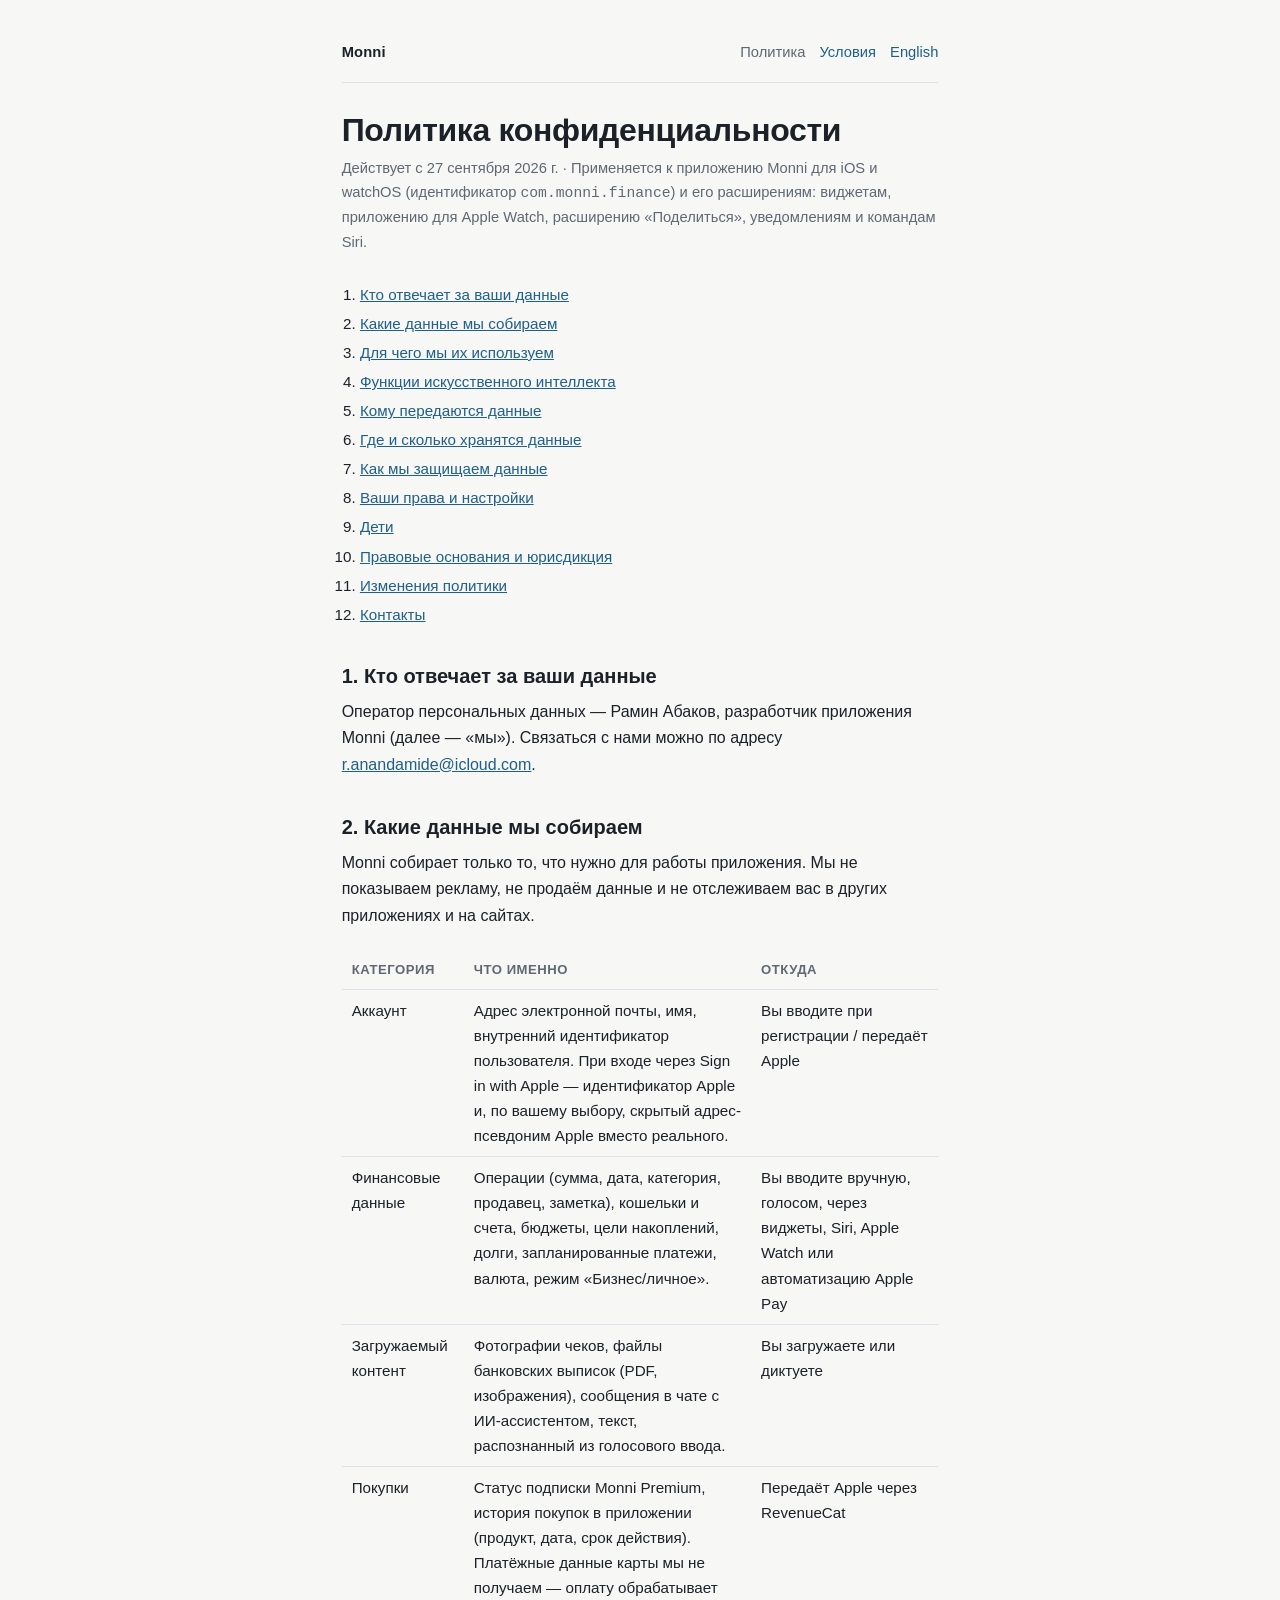
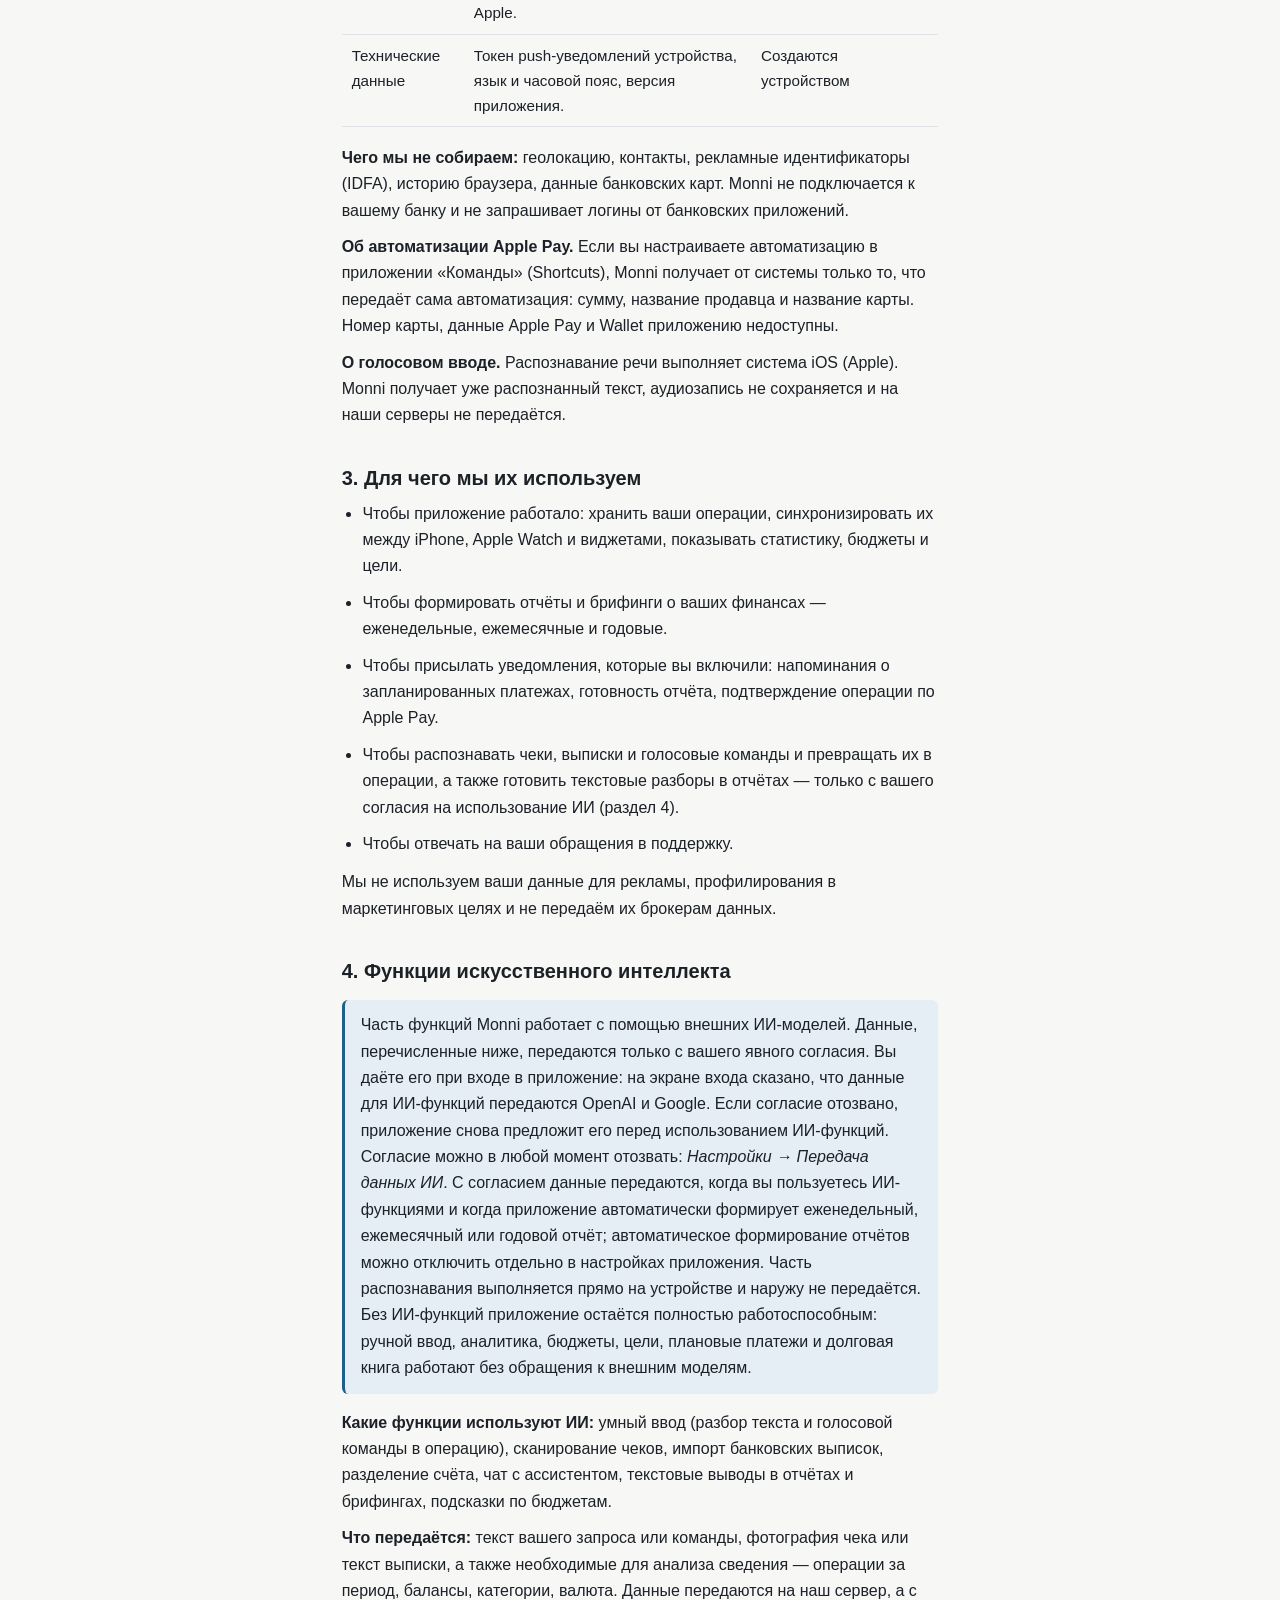
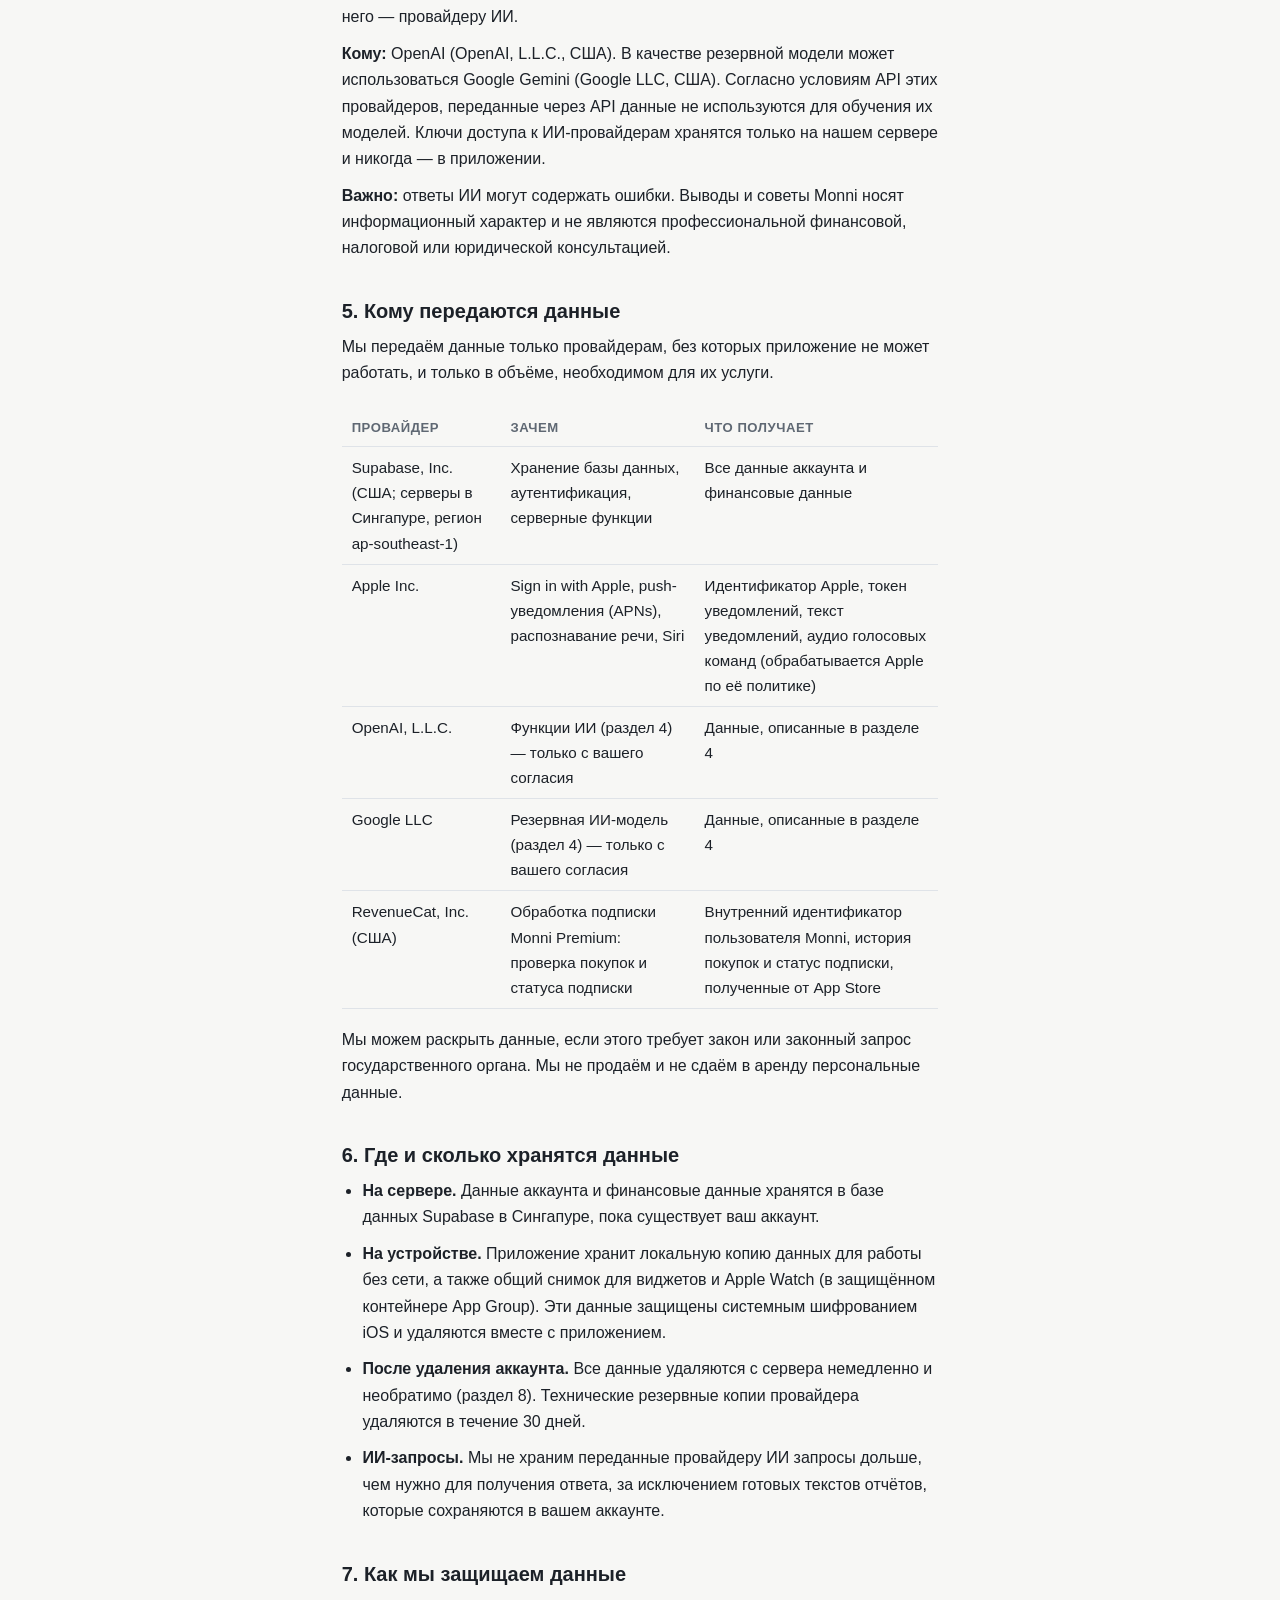
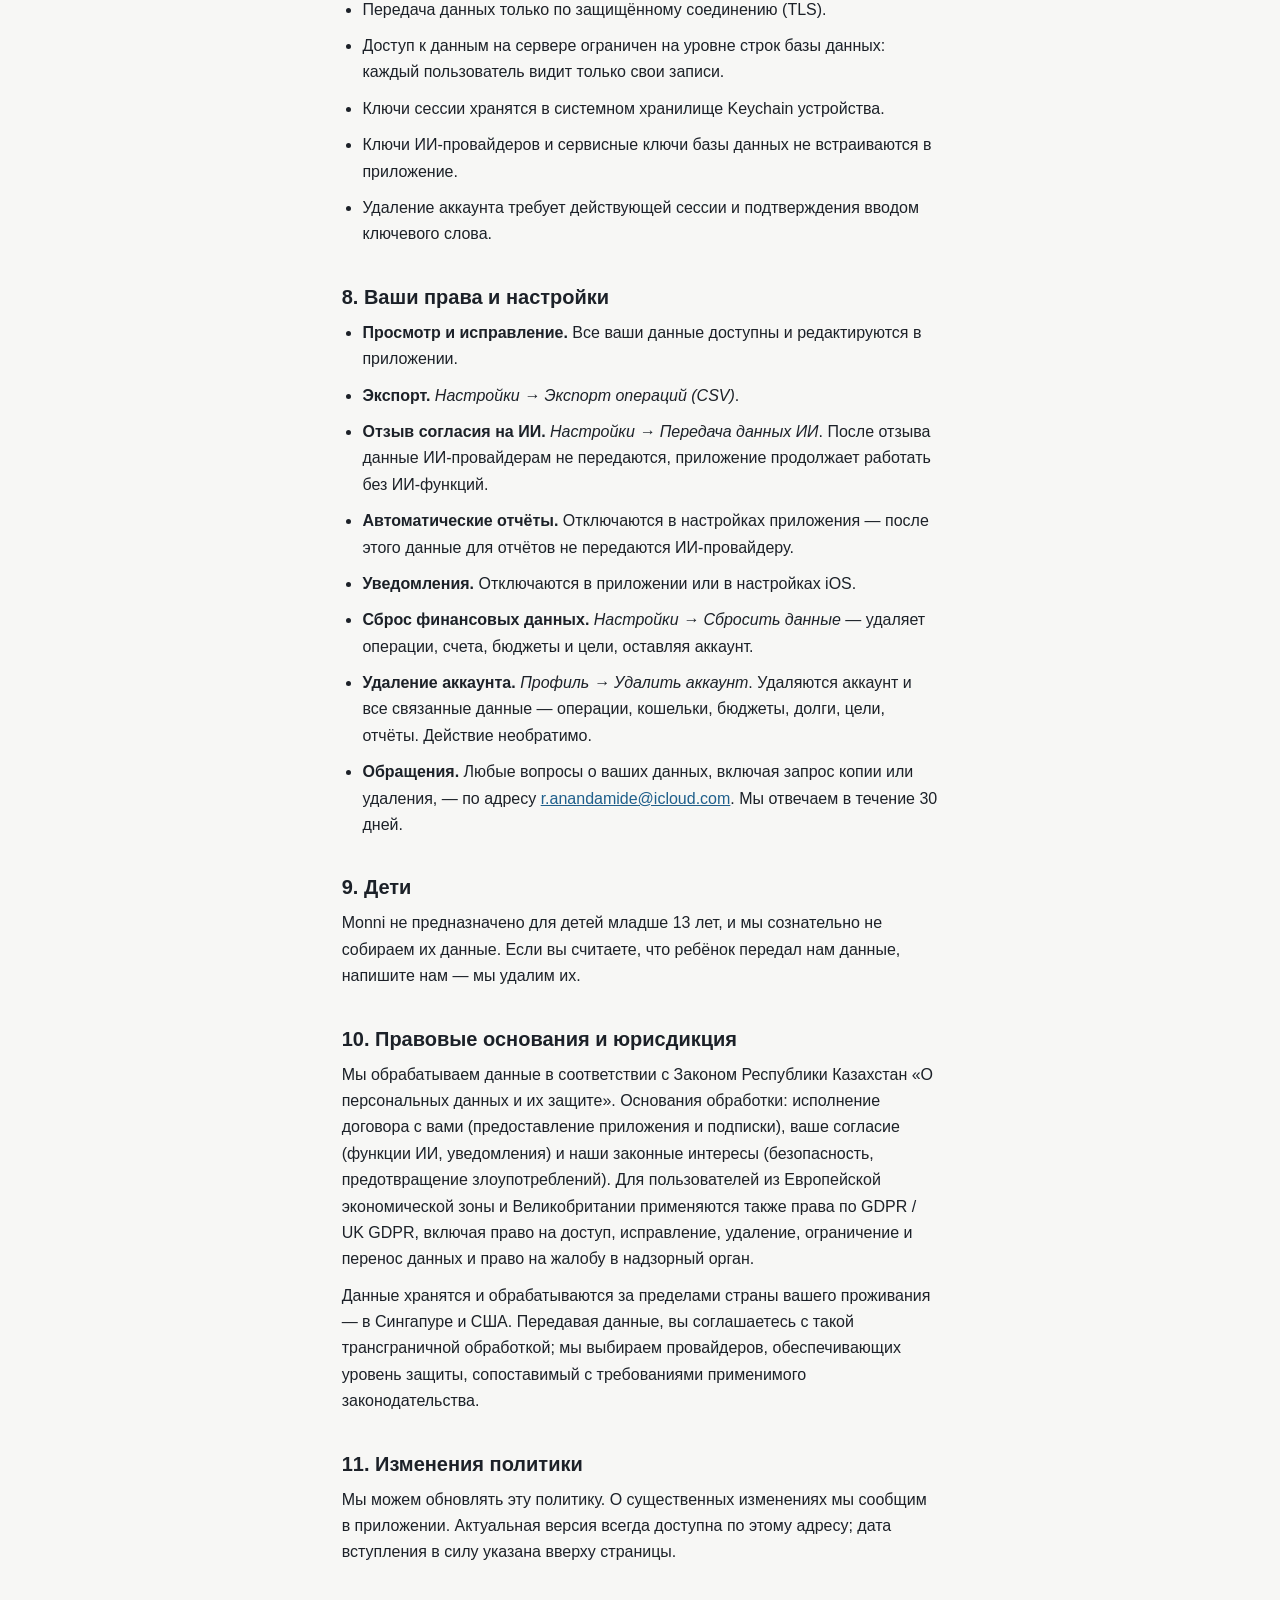
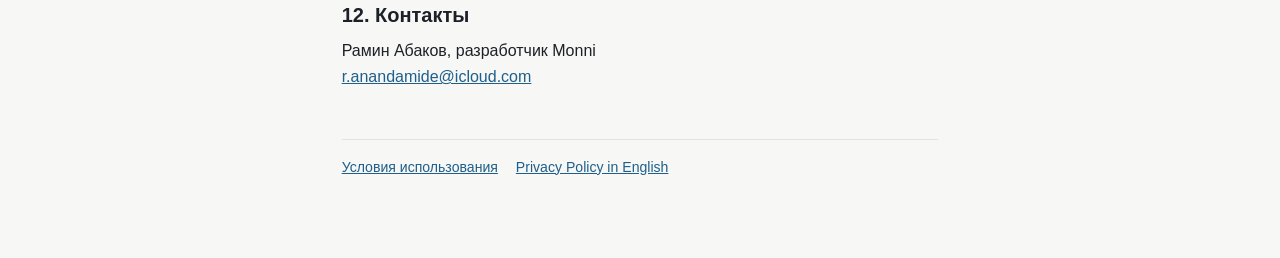
<file: privacy/index.html>
<!doctype html>
<html lang="ru">
<head>
<meta charset="utf-8">
<meta name="viewport" content="width=device-width, initial-scale=1">
<title>Политика конфиденциальности — Monni</title>
<link rel="stylesheet" href="../style.css">
</head>
<body>
<div class="wrap">
  <header class="top">
    <a class="brand" href="../">Monni</a>
    <nav><a href="./" aria-current="page">Политика</a><a href="../terms/">Условия</a><a href="en/">English</a></nav>
  </header>

  <h1>Политика конфиденциальности</h1>
  <p class="effective">Действует с 27 сентября 2026 г. · Применяется к приложению Monni для iOS и watchOS (идентификатор <code>com.monni.finance</code>) и его расширениям: виджетам, приложению для Apple Watch, расширению «Поделиться», уведомлениям и командам Siri.</p>

  <ol class="toc">
    <li><a href="#who">Кто отвечает за ваши данные</a></li>
    <li><a href="#what">Какие данные мы собираем</a></li>
    <li><a href="#why">Для чего мы их используем</a></li>
    <li><a href="#ai">Функции искусственного интеллекта</a></li>
    <li><a href="#providers">Кому передаются данные</a></li>
    <li><a href="#storage">Где и сколько хранятся данные</a></li>
    <li><a href="#security">Как мы защищаем данные</a></li>
    <li><a href="#rights">Ваши права и настройки</a></li>
    <li><a href="#children">Дети</a></li>
    <li><a href="#law">Правовые основания и юрисдикция</a></li>
    <li><a href="#changes">Изменения политики</a></li>
    <li><a href="#contact">Контакты</a></li>
  </ol>

  <h2 id="who">1. Кто отвечает за ваши данные</h2>
  <p>Оператор персональных данных — Рамин Абаков, разработчик приложения Monni (далее — «мы»). Связаться с нами можно по адресу <a href="mailto:r.anandamide@icloud.com">r.anandamide@icloud.com</a>.</p>

  <h2 id="what">2. Какие данные мы собираем</h2>
  <p>Monni собирает только то, что нужно для работы приложения. Мы не показываем рекламу, не продаём данные и не отслеживаем вас в других приложениях и на сайтах.</p>

  <div class="table-wrap">
  <table>
    <tr><th>Категория</th><th>Что именно</th><th>Откуда</th></tr>
    <tr><td>Аккаунт</td><td>Адрес электронной почты, имя, внутренний идентификатор пользователя. При входе через Sign in with Apple — идентификатор Apple и, по вашему выбору, скрытый адрес-псевдоним Apple вместо реального.</td><td>Вы вводите при регистрации / передаёт Apple</td></tr>
    <tr><td>Финансовые данные</td><td>Операции (сумма, дата, категория, продавец, заметка), кошельки и счета, бюджеты, цели накоплений, долги, запланированные платежи, валюта, режим «Бизнес/личное».</td><td>Вы вводите вручную, голосом, через виджеты, Siri, Apple Watch или автоматизацию Apple Pay</td></tr>
    <tr><td>Загружаемый контент</td><td>Фотографии чеков, файлы банковских выписок (PDF, изображения), сообщения в чате с ИИ-ассистентом, текст, распознанный из голосового ввода.</td><td>Вы загружаете или диктуете</td></tr>
    <tr><td>Покупки</td><td>Статус подписки Monni Premium, история покупок в приложении (продукт, дата, срок действия). Платёжные данные карты мы не получаем — оплату обрабатывает Apple.</td><td>Передаёт Apple через RevenueCat</td></tr>
    <tr><td>Технические данные</td><td>Токен push-уведомлений устройства, язык и часовой пояс, версия приложения.</td><td>Создаются устройством</td></tr>
  </table>
  </div>

  <p><strong>Чего мы не собираем:</strong> геолокацию, контакты, рекламные идентификаторы (IDFA), историю браузера, данные банковских карт. Monni не подключается к вашему банку и не запрашивает логины от банковских приложений.</p>
  <p><strong>Об автоматизации Apple Pay.</strong> Если вы настраиваете автоматизацию в приложении «Команды» (Shortcuts), Monni получает от системы только то, что передаёт сама автоматизация: сумму, название продавца и название карты. Номер карты, данные Apple Pay и Wallet приложению недоступны.</p>
  <p><strong>О голосовом вводе.</strong> Распознавание речи выполняет система iOS (Apple). Monni получает уже распознанный текст, аудиозапись не сохраняется и на наши серверы не передаётся.</p>

  <h2 id="why">3. Для чего мы их используем</h2>
  <ul>
    <li>Чтобы приложение работало: хранить ваши операции, синхронизировать их между iPhone, Apple Watch и виджетами, показывать статистику, бюджеты и цели.</li>
    <li>Чтобы формировать отчёты и брифинги о ваших финансах — еженедельные, ежемесячные и годовые.</li>
    <li>Чтобы присылать уведомления, которые вы включили: напоминания о запланированных платежах, готовность отчёта, подтверждение операции по Apple Pay.</li>
    <li>Чтобы распознавать чеки, выписки и голосовые команды и превращать их в операции, а также готовить текстовые разборы в отчётах — только с вашего согласия на использование ИИ (раздел 4).</li>
    <li>Чтобы отвечать на ваши обращения в поддержку.</li>
  </ul>
  <p>Мы не используем ваши данные для рекламы, профилирования в маркетинговых целях и не передаём их брокерам данных.</p>

  <h2 id="ai">4. Функции искусственного интеллекта</h2>
  <div class="callout">
    <p>Часть функций Monni работает с помощью внешних ИИ-моделей. Данные, перечисленные ниже, передаются только с вашего явного согласия. Вы даёте его при входе в приложение: на экране входа сказано, что данные для ИИ-функций передаются OpenAI и Google. Если согласие отозвано, приложение снова предложит его перед использованием ИИ-функций. Согласие можно в любой момент отозвать: <em>Настройки → Передача данных ИИ</em>. С согласием данные передаются, когда вы пользуетесь ИИ-функциями и когда приложение автоматически формирует еженедельный, ежемесячный или годовой отчёт; автоматическое формирование отчётов можно отключить отдельно в настройках приложения. Часть распознавания выполняется прямо на устройстве и наружу не передаётся. Без ИИ-функций приложение остаётся полностью работоспособным: ручной ввод, аналитика, бюджеты, цели, плановые платежи и долговая книга работают без обращения к внешним моделям.</p>
  </div>
  <p><strong>Какие функции используют ИИ:</strong> умный ввод (разбор текста и голосовой команды в операцию), сканирование чеков, импорт банковских выписок, разделение счёта, чат с ассистентом, текстовые выводы в отчётах и брифингах, подсказки по бюджетам.</p>
  <p><strong>Что передаётся:</strong> текст вашего запроса или команды, фотография чека или текст выписки, а также необходимые для анализа сведения — операции за период, балансы, категории, валюта. Данные передаются на наш сервер, а с него — провайдеру ИИ.</p>
  <p><strong>Кому:</strong> OpenAI (OpenAI, L.L.C., США). В качестве резервной модели может использоваться Google Gemini (Google LLC, США). Согласно условиям API этих провайдеров, переданные через API данные не используются для обучения их моделей. Ключи доступа к ИИ-провайдерам хранятся только на нашем сервере и никогда — в приложении.</p>
  <p><strong>Важно:</strong> ответы ИИ могут содержать ошибки. Выводы и советы Monni носят информационный характер и не являются профессиональной финансовой, налоговой или юридической консультацией.</p>

  <h2 id="providers">5. Кому передаются данные</h2>
  <p>Мы передаём данные только провайдерам, без которых приложение не может работать, и только в объёме, необходимом для их услуги.</p>
  <div class="table-wrap">
  <table>
    <tr><th>Провайдер</th><th>Зачем</th><th>Что получает</th></tr>
    <tr><td>Supabase, Inc. (США; серверы в Сингапуре, регион ap-southeast-1)</td><td>Хранение базы данных, аутентификация, серверные функции</td><td>Все данные аккаунта и финансовые данные</td></tr>
    <tr><td>Apple Inc.</td><td>Sign in with Apple, push-уведомления (APNs), распознавание речи, Siri</td><td>Идентификатор Apple, токен уведомлений, текст уведомлений, аудио голосовых команд (обрабатывается Apple по её политике)</td></tr>
    <tr><td>OpenAI, L.L.C.</td><td>Функции ИИ (раздел 4) — только с вашего согласия</td><td>Данные, описанные в разделе 4</td></tr>
    <tr><td>Google LLC</td><td>Резервная ИИ-модель (раздел 4) — только с вашего согласия</td><td>Данные, описанные в разделе 4</td></tr>
    <tr><td>RevenueCat, Inc. (США)</td><td>Обработка подписки Monni Premium: проверка покупок и статуса подписки</td><td>Внутренний идентификатор пользователя Monni, история покупок и статус подписки, полученные от App Store</td></tr>
  </table>
  </div>
  <p>Мы можем раскрыть данные, если этого требует закон или законный запрос государственного органа. Мы не продаём и не сдаём в аренду персональные данные.</p>

  <h2 id="storage">6. Где и сколько хранятся данные</h2>
  <ul>
    <li><strong>На сервере.</strong> Данные аккаунта и финансовые данные хранятся в базе данных Supabase в Сингапуре, пока существует ваш аккаунт.</li>
    <li><strong>На устройстве.</strong> Приложение хранит локальную копию данных для работы без сети, а также общий снимок для виджетов и Apple Watch (в защищённом контейнере App Group). Эти данные защищены системным шифрованием iOS и удаляются вместе с приложением.</li>
    <li><strong>После удаления аккаунта.</strong> Все данные удаляются с сервера немедленно и необратимо (раздел 8). Технические резервные копии провайдера удаляются в течение 30 дней.</li>
    <li><strong>ИИ-запросы.</strong> Мы не храним переданные провайдеру ИИ запросы дольше, чем нужно для получения ответа, за исключением готовых текстов отчётов, которые сохраняются в вашем аккаунте.</li>
  </ul>

  <h2 id="security">7. Как мы защищаем данные</h2>
  <ul>
    <li>Передача данных только по защищённому соединению (TLS).</li>
    <li>Доступ к данным на сервере ограничен на уровне строк базы данных: каждый пользователь видит только свои записи.</li>
    <li>Ключи сессии хранятся в системном хранилище Keychain устройства.</li>
    <li>Ключи ИИ-провайдеров и сервисные ключи базы данных не встраиваются в приложение.</li>
    <li>Удаление аккаунта требует действующей сессии и подтверждения вводом ключевого слова.</li>
  </ul>

  <h2 id="rights">8. Ваши права и настройки</h2>
  <ul>
    <li><strong>Просмотр и исправление.</strong> Все ваши данные доступны и редактируются в приложении.</li>
    <li><strong>Экспорт.</strong> <em>Настройки → Экспорт операций (CSV)</em>.</li>
    <li><strong>Отзыв согласия на ИИ.</strong> <em>Настройки → Передача данных ИИ</em>. После отзыва данные ИИ-провайдерам не передаются, приложение продолжает работать без ИИ-функций.</li>
    <li><strong>Автоматические отчёты.</strong> Отключаются в настройках приложения — после этого данные для отчётов не передаются ИИ-провайдеру.</li>
    <li><strong>Уведомления.</strong> Отключаются в приложении или в настройках iOS.</li>
    <li><strong>Сброс финансовых данных.</strong> <em>Настройки → Сбросить данные</em> — удаляет операции, счета, бюджеты и цели, оставляя аккаунт.</li>
    <li><strong>Удаление аккаунта.</strong> <em>Профиль → Удалить аккаунт</em>. Удаляются аккаунт и все связанные данные — операции, кошельки, бюджеты, долги, цели, отчёты. Действие необратимо.</li>
    <li><strong>Обращения.</strong> Любые вопросы о ваших данных, включая запрос копии или удаления, — по адресу <a href="mailto:r.anandamide@icloud.com">r.anandamide@icloud.com</a>. Мы отвечаем в течение 30 дней.</li>
  </ul>

  <h2 id="children">9. Дети</h2>
  <p>Monni не предназначено для детей младше 13 лет, и мы сознательно не собираем их данные. Если вы считаете, что ребёнок передал нам данные, напишите нам — мы удалим их.</p>

  <h2 id="law">10. Правовые основания и юрисдикция</h2>
  <p>Мы обрабатываем данные в соответствии с Законом Республики Казахстан «О персональных данных и их защите». Основания обработки: исполнение договора с вами (предоставление приложения и подписки), ваше согласие (функции ИИ, уведомления) и наши законные интересы (безопасность, предотвращение злоупотреблений). Для пользователей из Европейской экономической зоны и Великобритании применяются также права по GDPR / UK GDPR, включая право на доступ, исправление, удаление, ограничение и перенос данных и право на жалобу в надзорный орган.</p>
  <p>Данные хранятся и обрабатываются за пределами страны вашего проживания — в Сингапуре и США. Передавая данные, вы соглашаетесь с такой трансграничной обработкой; мы выбираем провайдеров, обеспечивающих уровень защиты, сопоставимый с требованиями применимого законодательства.</p>

  <h2 id="changes">11. Изменения политики</h2>
  <p>Мы можем обновлять эту политику. О существенных изменениях мы сообщим в приложении. Актуальная версия всегда доступна по этому адресу; дата вступления в силу указана вверху страницы.</p>

  <h2 id="contact">12. Контакты</h2>
  <p>Рамин Абаков, разработчик Monni<br>
  <a href="mailto:r.anandamide@icloud.com">r.anandamide@icloud.com</a></p>

  <footer class="bottom">
    <a href="../terms/">Условия использования</a>
    <a href="en/">Privacy Policy in English</a>
  </footer>
</div>
</body>
</html>
</file>
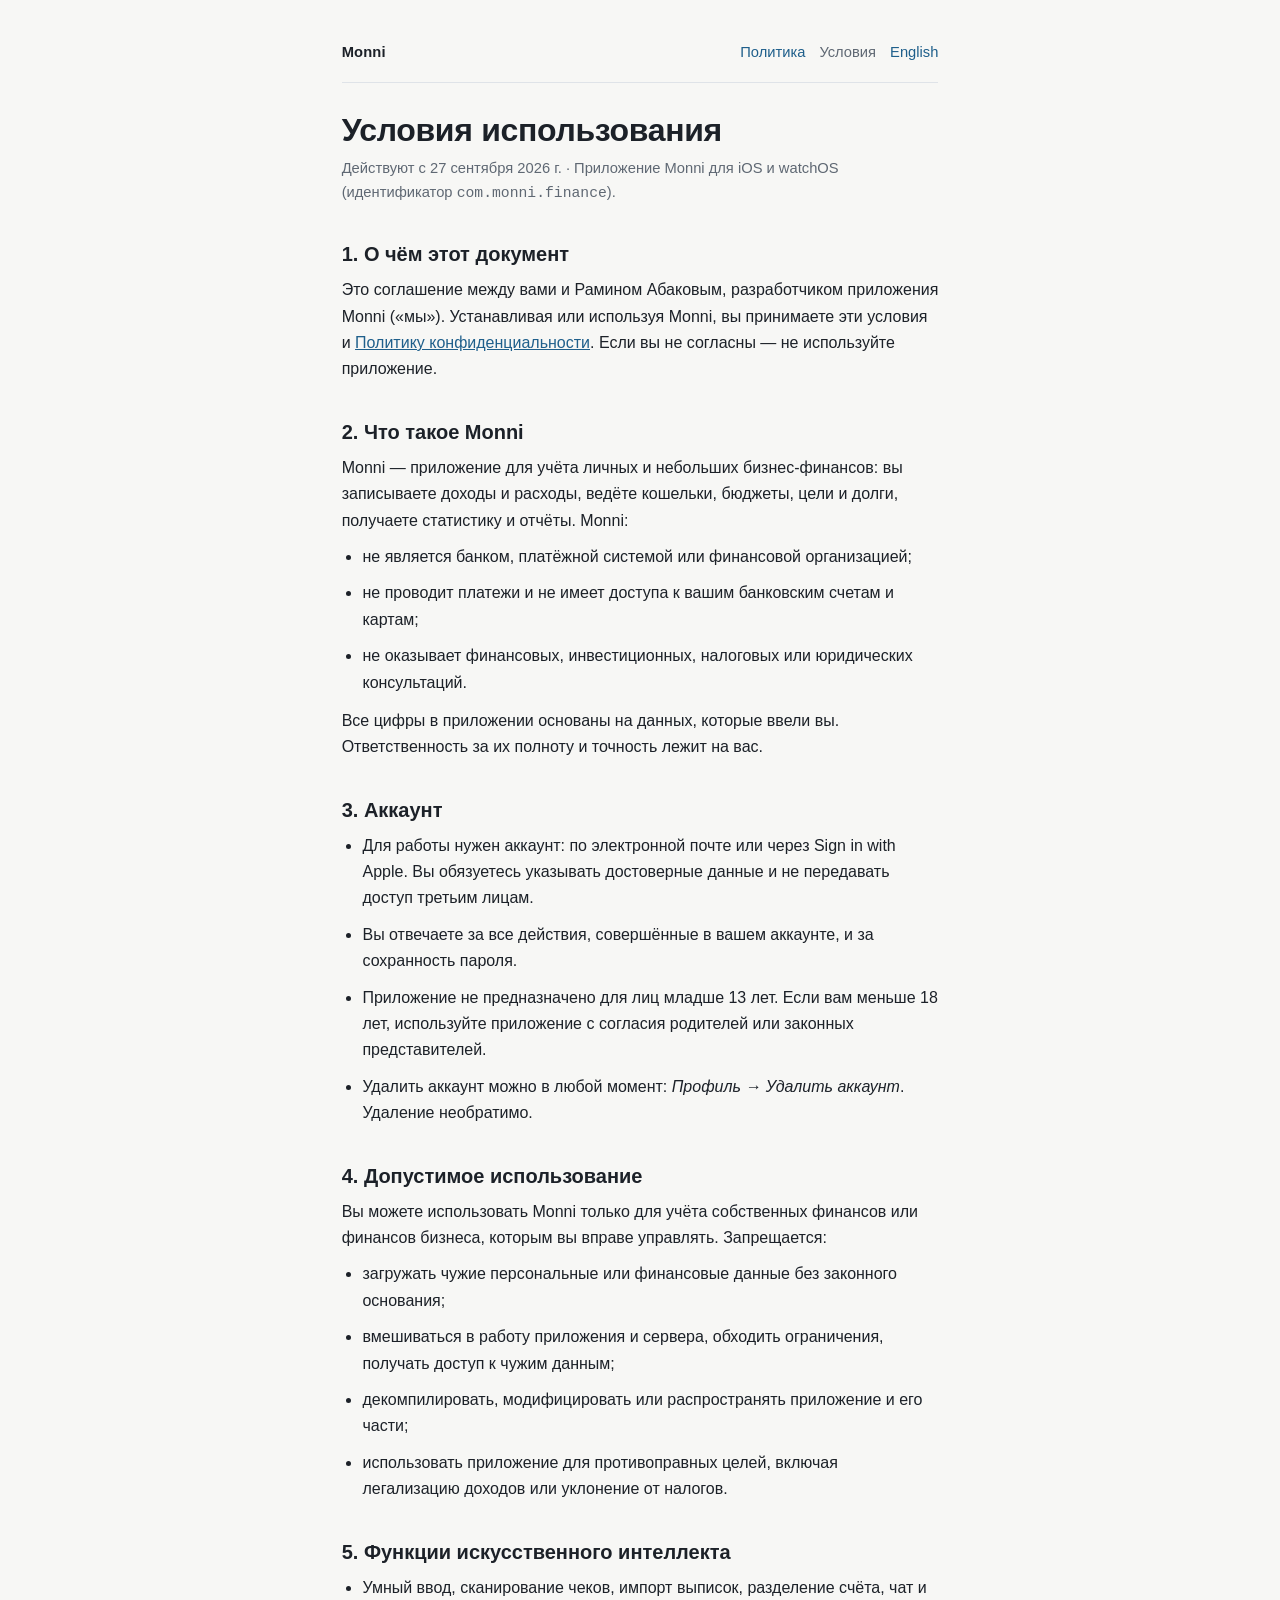
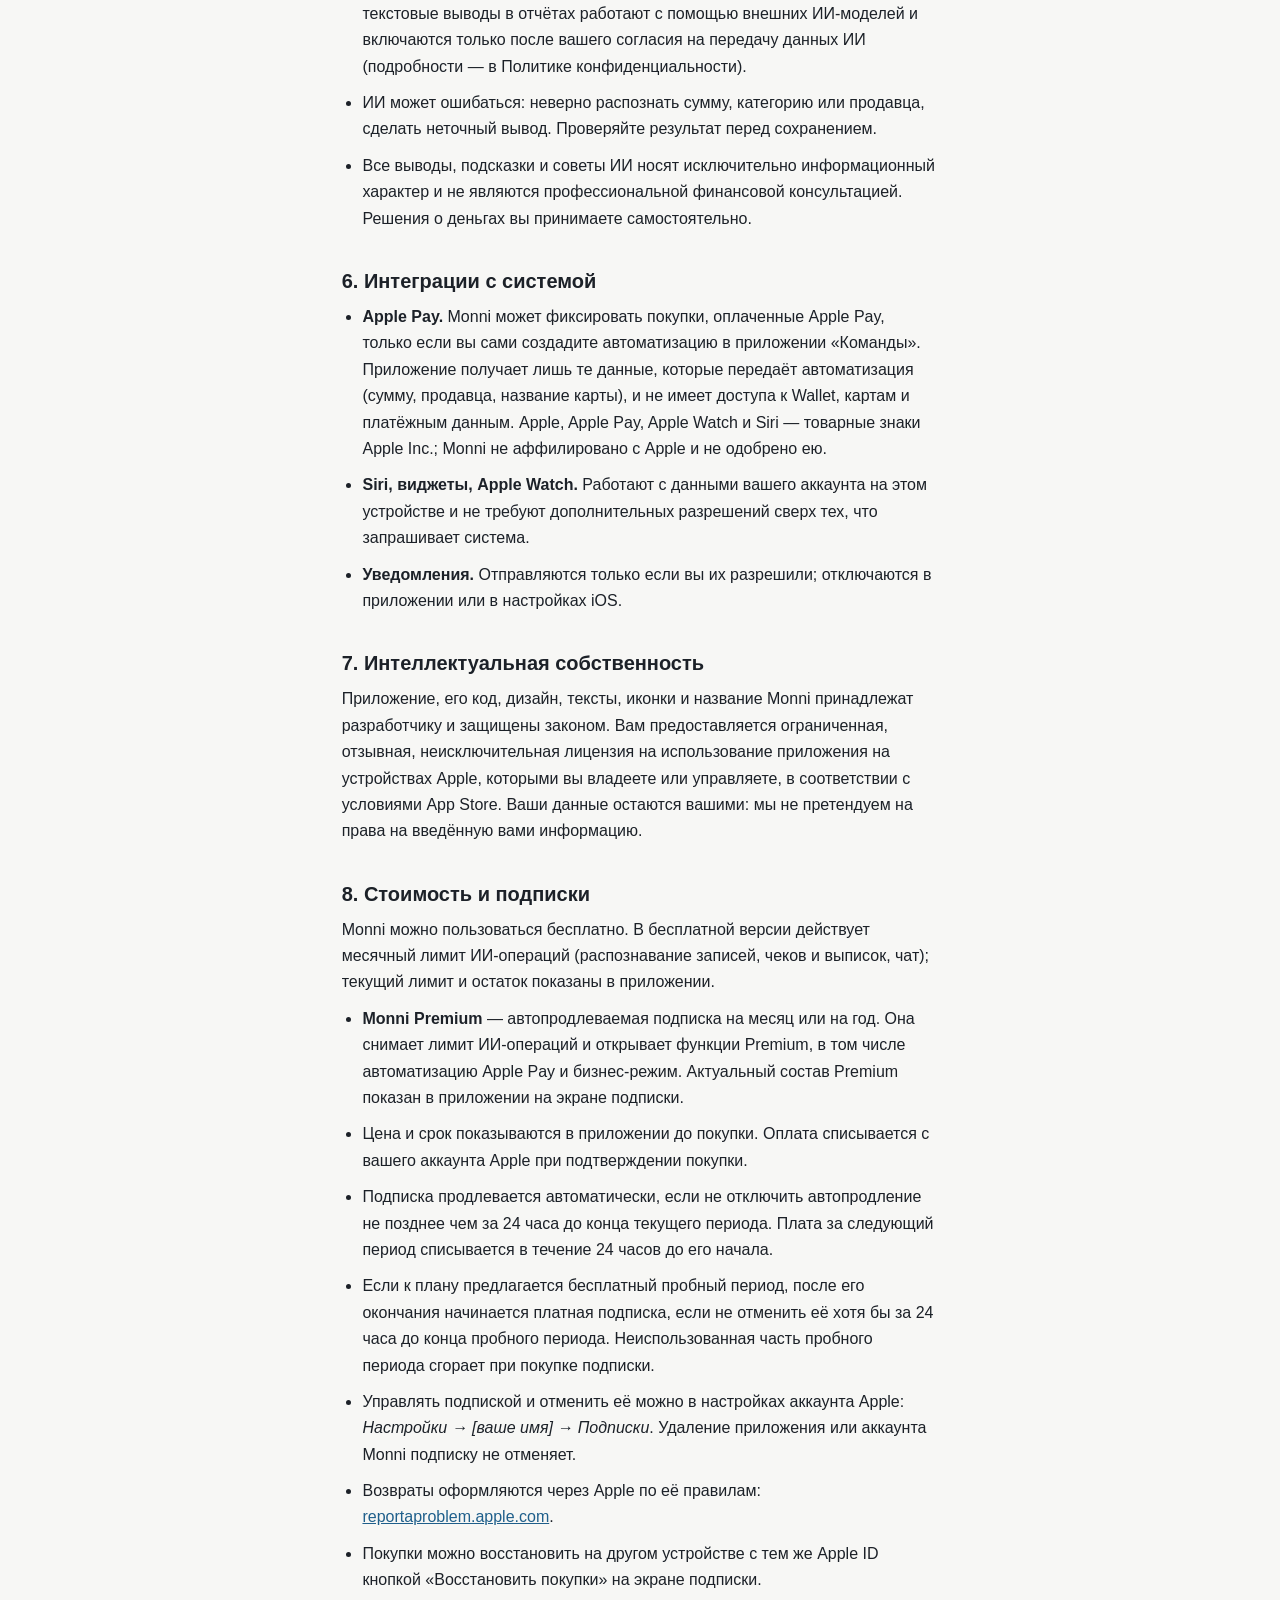
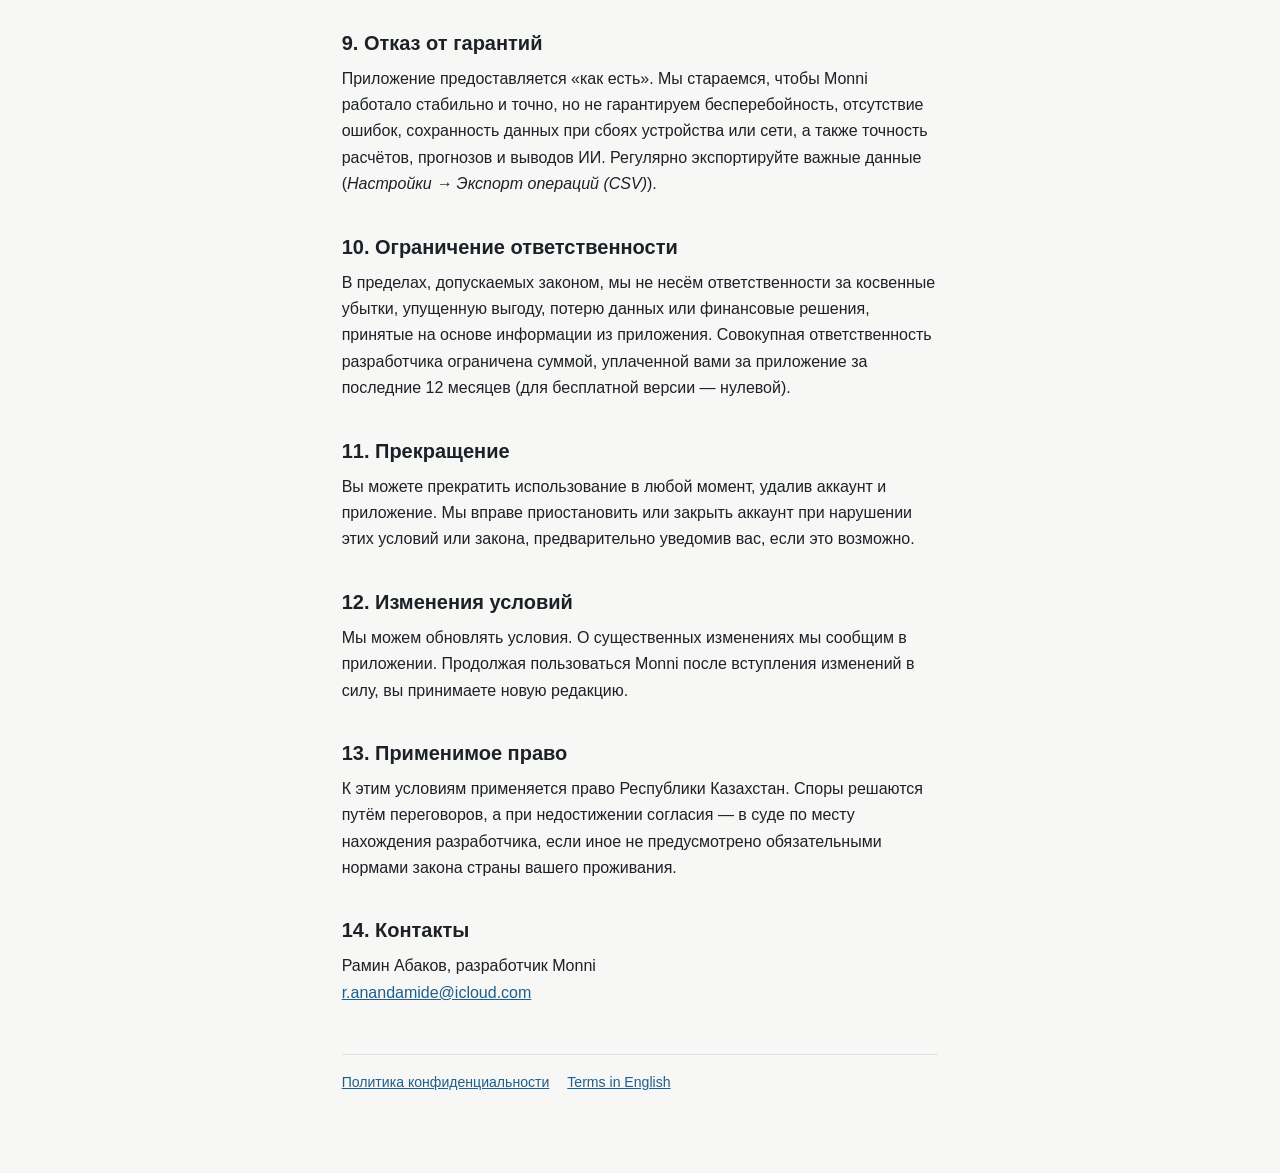
<file: terms/index.html>
<!doctype html>
<html lang="ru">
<head>
<meta charset="utf-8">
<meta name="viewport" content="width=device-width, initial-scale=1">
<title>Условия использования — Monni</title>
<link rel="stylesheet" href="../style.css">
</head>
<body>
<div class="wrap">
  <header class="top">
    <a class="brand" href="../">Monni</a>
    <nav><a href="../privacy/">Политика</a><a href="./" aria-current="page">Условия</a><a href="en/">English</a></nav>
  </header>

  <h1>Условия использования</h1>
  <p class="effective">Действуют с 27 сентября 2026 г. · Приложение Monni для iOS и watchOS (идентификатор <code>com.monni.finance</code>).</p>

  <h2>1. О чём этот документ</h2>
  <p>Это соглашение между вами и Рамином Абаковым, разработчиком приложения Monni («мы»). Устанавливая или используя Monni, вы принимаете эти условия и <a href="../privacy/">Политику конфиденциальности</a>. Если вы не согласны — не используйте приложение.</p>

  <h2>2. Что такое Monni</h2>
  <p>Monni — приложение для учёта личных и небольших бизнес-финансов: вы записываете доходы и расходы, ведёте кошельки, бюджеты, цели и долги, получаете статистику и отчёты. Monni:</p>
  <ul>
    <li>не является банком, платёжной системой или финансовой организацией;</li>
    <li>не проводит платежи и не имеет доступа к вашим банковским счетам и картам;</li>
    <li>не оказывает финансовых, инвестиционных, налоговых или юридических консультаций.</li>
  </ul>
  <p>Все цифры в приложении основаны на данных, которые ввели вы. Ответственность за их полноту и точность лежит на вас.</p>

  <h2>3. Аккаунт</h2>
  <ul>
    <li>Для работы нужен аккаунт: по электронной почте или через Sign in with Apple. Вы обязуетесь указывать достоверные данные и не передавать доступ третьим лицам.</li>
    <li>Вы отвечаете за все действия, совершённые в вашем аккаунте, и за сохранность пароля.</li>
    <li>Приложение не предназначено для лиц младше 13 лет. Если вам меньше 18 лет, используйте приложение с согласия родителей или законных представителей.</li>
    <li>Удалить аккаунт можно в любой момент: <em>Профиль → Удалить аккаунт</em>. Удаление необратимо.</li>
  </ul>

  <h2>4. Допустимое использование</h2>
  <p>Вы можете использовать Monni только для учёта собственных финансов или финансов бизнеса, которым вы вправе управлять. Запрещается:</p>
  <ul>
    <li>загружать чужие персональные или финансовые данные без законного основания;</li>
    <li>вмешиваться в работу приложения и сервера, обходить ограничения, получать доступ к чужим данным;</li>
    <li>декомпилировать, модифицировать или распространять приложение и его части;</li>
    <li>использовать приложение для противоправных целей, включая легализацию доходов или уклонение от налогов.</li>
  </ul>

  <h2>5. Функции искусственного интеллекта</h2>
  <ul>
    <li>Умный ввод, сканирование чеков, импорт выписок, разделение счёта, чат и текстовые выводы в отчётах работают с помощью внешних ИИ-моделей и включаются только после вашего согласия на передачу данных ИИ (подробности — в Политике конфиденциальности).</li>
    <li>ИИ может ошибаться: неверно распознать сумму, категорию или продавца, сделать неточный вывод. Проверяйте результат перед сохранением.</li>
    <li>Все выводы, подсказки и советы ИИ носят исключительно информационный характер и не являются профессиональной финансовой консультацией. Решения о деньгах вы принимаете самостоятельно.</li>
  </ul>

  <h2>6. Интеграции с системой</h2>
  <ul>
    <li><strong>Apple Pay.</strong> Monni может фиксировать покупки, оплаченные Apple Pay, только если вы сами создадите автоматизацию в приложении «Команды». Приложение получает лишь те данные, которые передаёт автоматизация (сумму, продавца, название карты), и не имеет доступа к Wallet, картам и платёжным данным. Apple, Apple Pay, Apple Watch и Siri — товарные знаки Apple Inc.; Monni не аффилировано с Apple и не одобрено ею.</li>
    <li><strong>Siri, виджеты, Apple Watch.</strong> Работают с данными вашего аккаунта на этом устройстве и не требуют дополнительных разрешений сверх тех, что запрашивает система.</li>
    <li><strong>Уведомления.</strong> Отправляются только если вы их разрешили; отключаются в приложении или в настройках iOS.</li>
  </ul>

  <h2>7. Интеллектуальная собственность</h2>
  <p>Приложение, его код, дизайн, тексты, иконки и название Monni принадлежат разработчику и защищены законом. Вам предоставляется ограниченная, отзывная, неисключительная лицензия на использование приложения на устройствах Apple, которыми вы владеете или управляете, в соответствии с условиями App Store. Ваши данные остаются вашими: мы не претендуем на права на введённую вами информацию.</p>

  <h2>8. Стоимость и подписки</h2>
  <p>Monni можно пользоваться бесплатно. В бесплатной версии действует месячный лимит ИИ-операций (распознавание записей, чеков и выписок, чат); текущий лимит и остаток показаны в приложении.</p>
  <ul>
    <li><strong>Monni Premium</strong> — автопродлеваемая подписка на месяц или на год. Она снимает лимит ИИ-операций и открывает функции Premium, в том числе автоматизацию Apple Pay и бизнес-режим. Актуальный состав Premium показан в приложении на экране подписки.</li>
    <li>Цена и срок показываются в приложении до покупки. Оплата списывается с вашего аккаунта Apple при подтверждении покупки.</li>
    <li>Подписка продлевается автоматически, если не отключить автопродление не позднее чем за 24 часа до конца текущего периода. Плата за следующий период списывается в течение 24 часов до его начала.</li>
    <li>Если к плану предлагается бесплатный пробный период, после его окончания начинается платная подписка, если не отменить её хотя бы за 24 часа до конца пробного периода. Неиспользованная часть пробного периода сгорает при покупке подписки.</li>
    <li>Управлять подпиской и отменить её можно в настройках аккаунта Apple: <em>Настройки → [ваше имя] → Подписки</em>. Удаление приложения или аккаунта Monni подписку не отменяет.</li>
    <li>Возвраты оформляются через Apple по её правилам: <a href="https://reportaproblem.apple.com">reportaproblem.apple.com</a>.</li>
    <li>Покупки можно восстановить на другом устройстве с тем же Apple ID кнопкой «Восстановить покупки» на экране подписки.</li>
  </ul>

  <h2>9. Отказ от гарантий</h2>
  <p>Приложение предоставляется «как есть». Мы стараемся, чтобы Monni работало стабильно и точно, но не гарантируем бесперебойность, отсутствие ошибок, сохранность данных при сбоях устройства или сети, а также точность расчётов, прогнозов и выводов ИИ. Регулярно экспортируйте важные данные (<em>Настройки → Экспорт операций (CSV)</em>).</p>

  <h2>10. Ограничение ответственности</h2>
  <p>В пределах, допускаемых законом, мы не несём ответственности за косвенные убытки, упущенную выгоду, потерю данных или финансовые решения, принятые на основе информации из приложения. Совокупная ответственность разработчика ограничена суммой, уплаченной вами за приложение за последние 12 месяцев (для бесплатной версии — нулевой).</p>

  <h2>11. Прекращение</h2>
  <p>Вы можете прекратить использование в любой момент, удалив аккаунт и приложение. Мы вправе приостановить или закрыть аккаунт при нарушении этих условий или закона, предварительно уведомив вас, если это возможно.</p>

  <h2>12. Изменения условий</h2>
  <p>Мы можем обновлять условия. О существенных изменениях мы сообщим в приложении. Продолжая пользоваться Monni после вступления изменений в силу, вы принимаете новую редакцию.</p>

  <h2>13. Применимое право</h2>
  <p>К этим условиям применяется право Республики Казахстан. Споры решаются путём переговоров, а при недостижении согласия — в суде по месту нахождения разработчика, если иное не предусмотрено обязательными нормами закона страны вашего проживания.</p>

  <h2>14. Контакты</h2>
  <p>Рамин Абаков, разработчик Monni<br>
  <a href="mailto:r.anandamide@icloud.com">r.anandamide@icloud.com</a></p>

  <footer class="bottom">
    <a href="../privacy/">Политика конфиденциальности</a>
    <a href="en/">Terms in English</a>
  </footer>
</div>
</body>
</html>
</file>
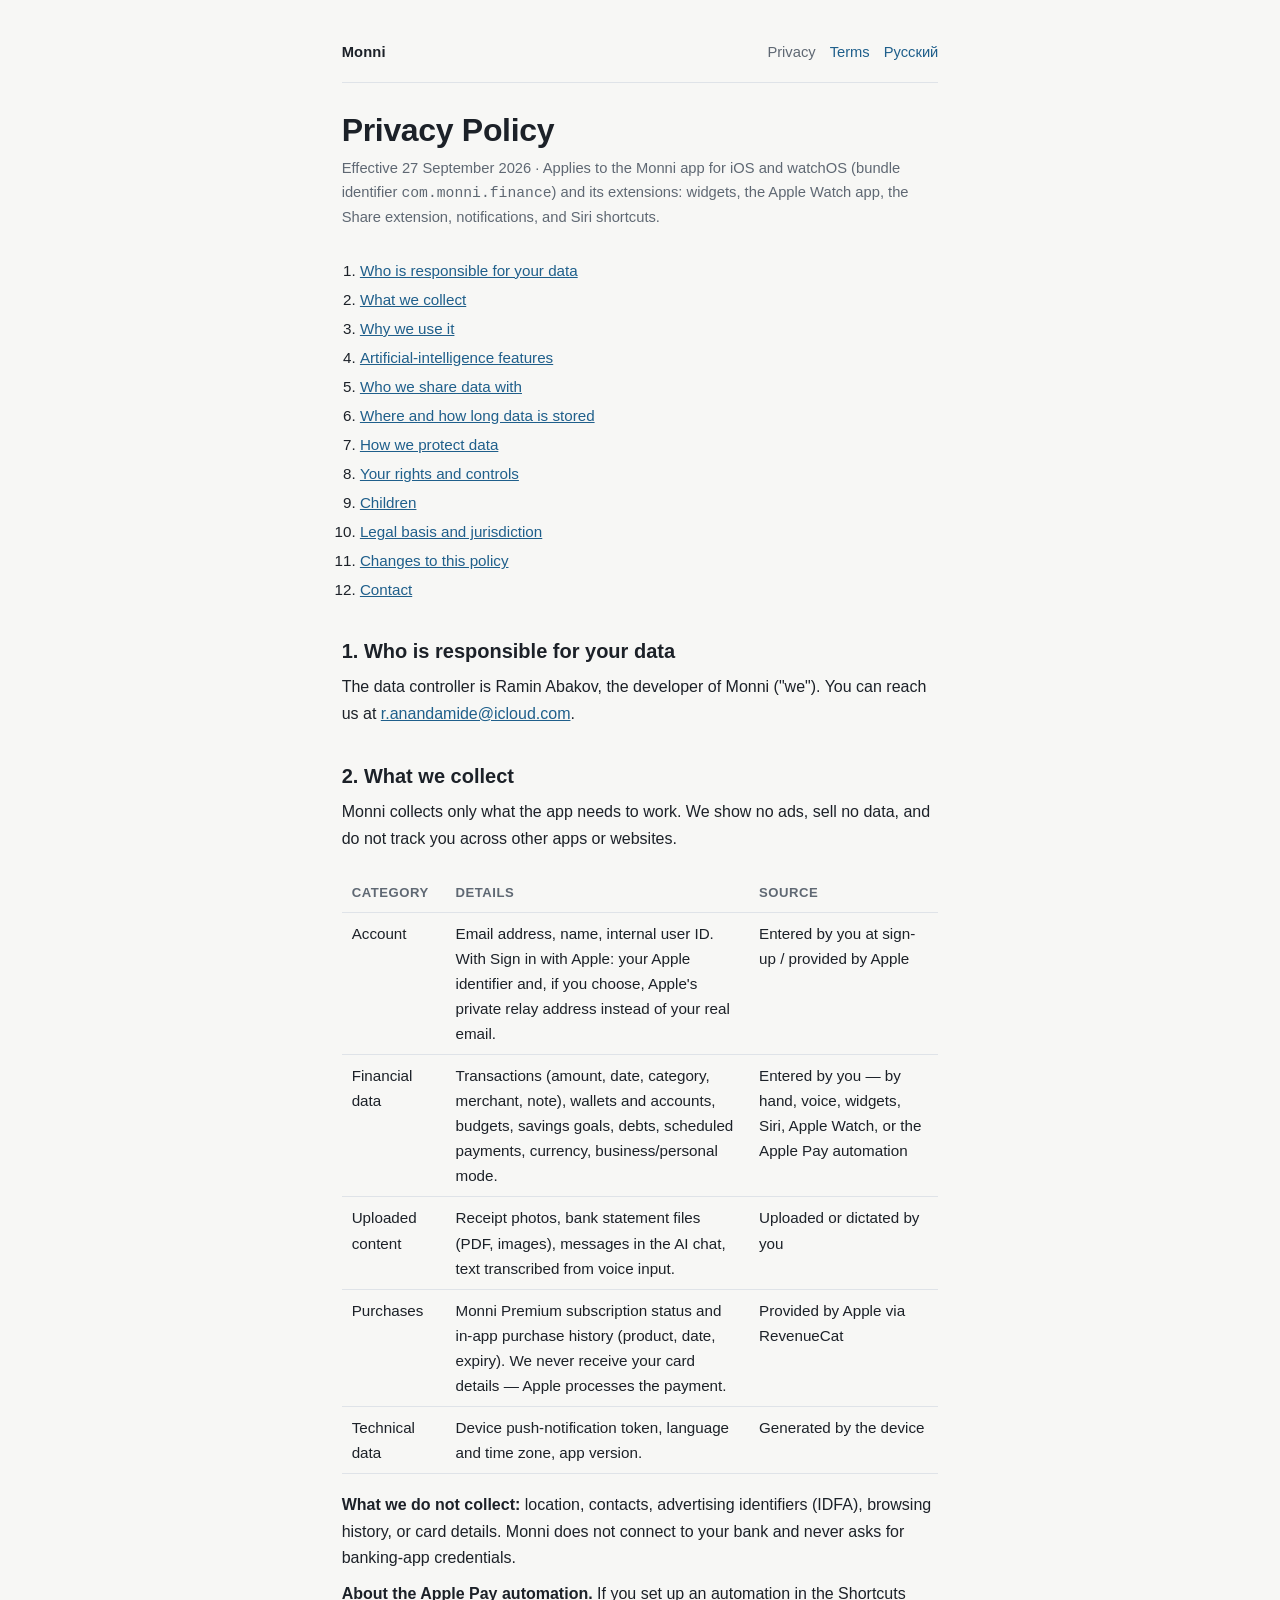
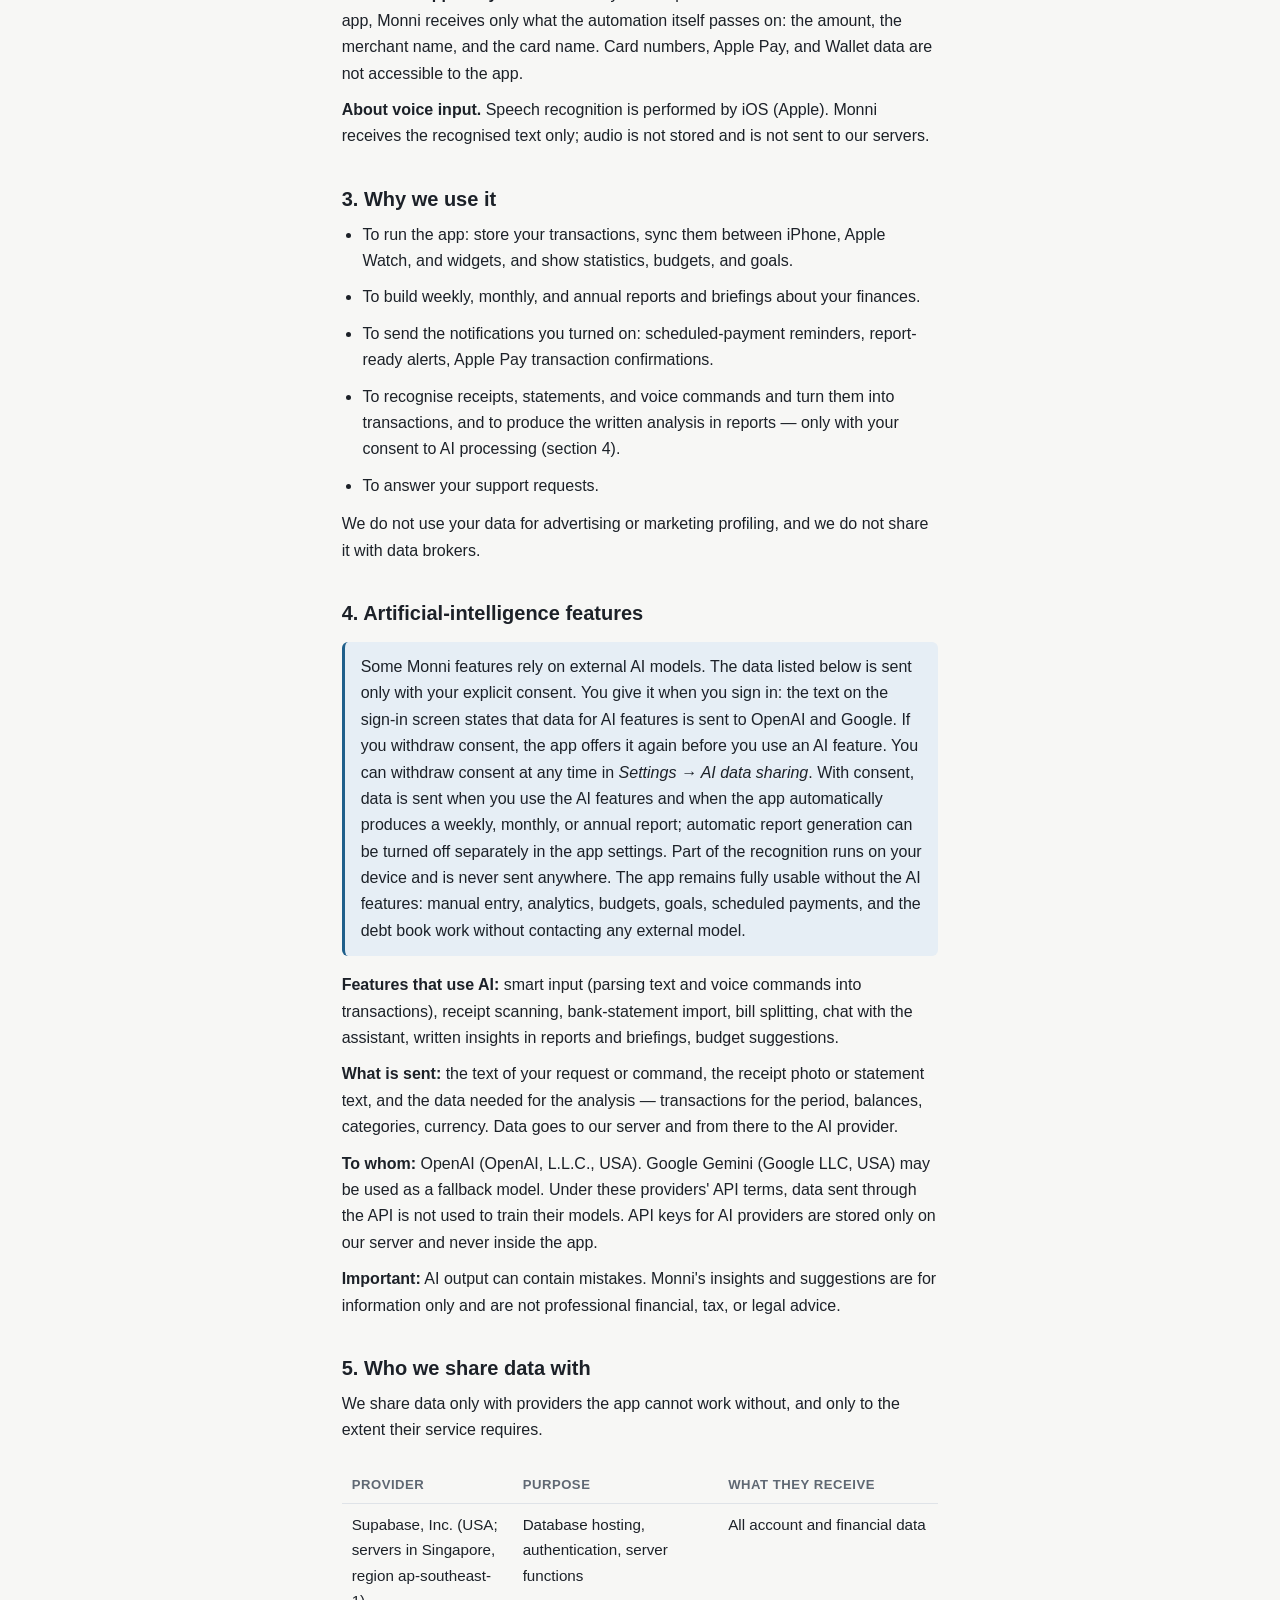
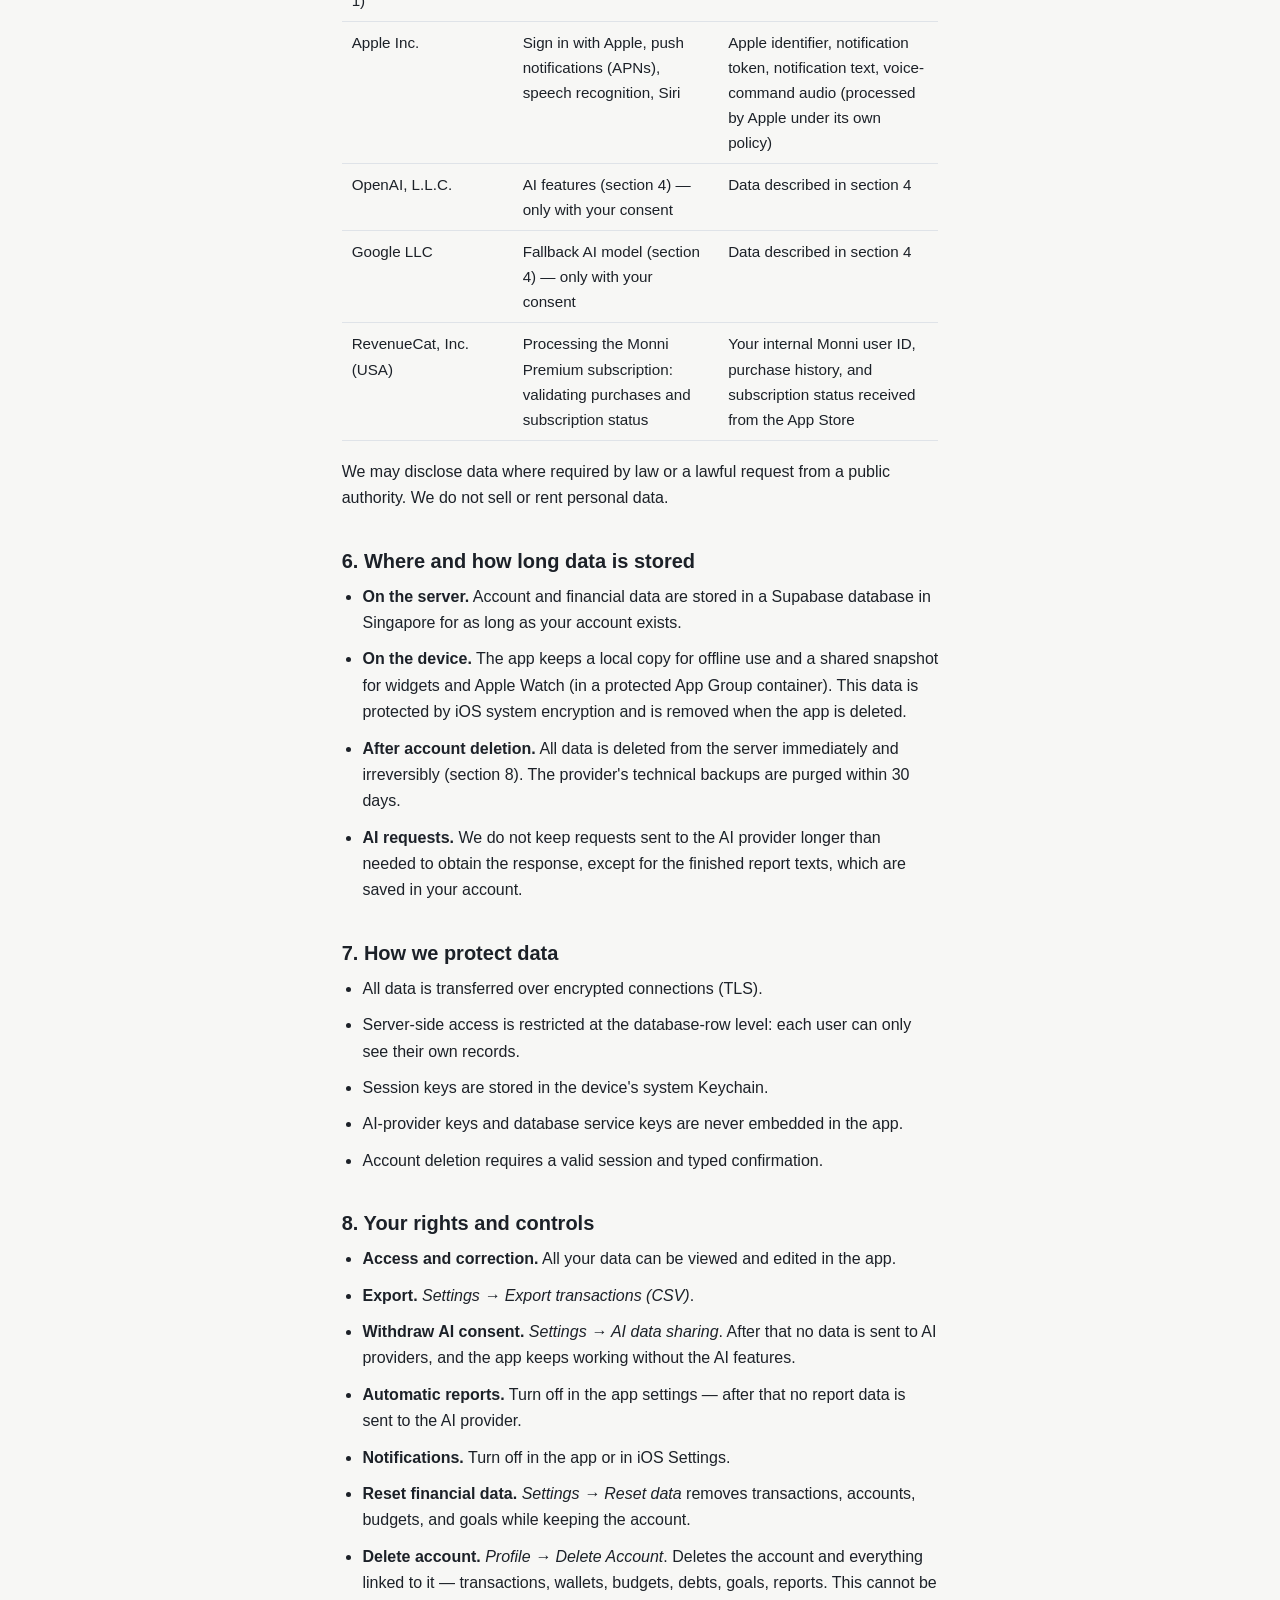
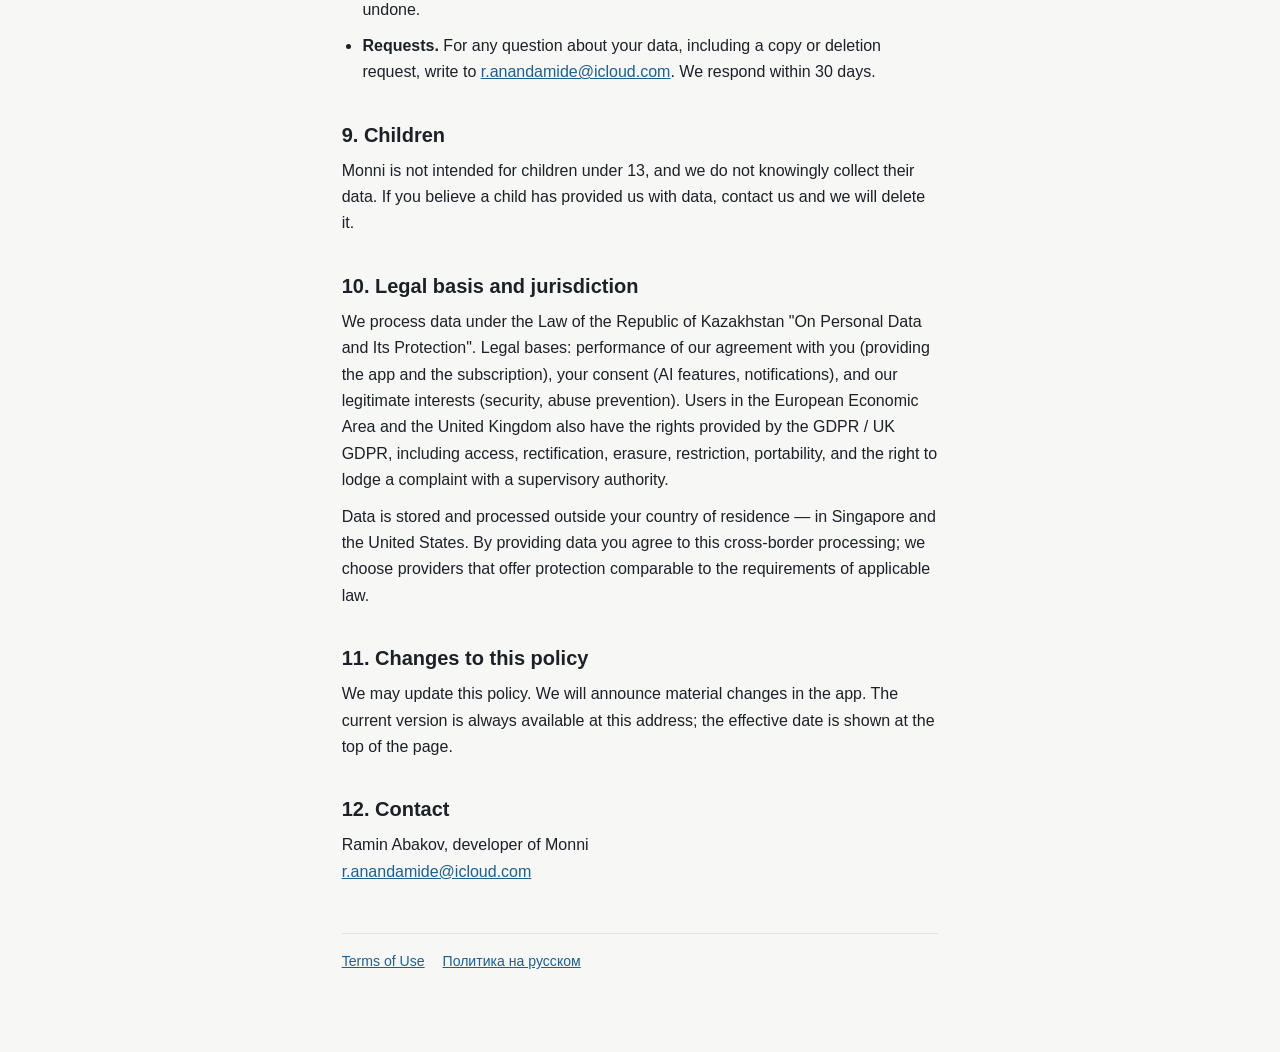
<file: privacy/en/index.html>
<!doctype html>
<html lang="en">
<head>
<meta charset="utf-8">
<meta name="viewport" content="width=device-width, initial-scale=1">
<title>Privacy Policy — Monni</title>
<link rel="stylesheet" href="../../style.css">
</head>
<body>
<div class="wrap">
  <header class="top">
    <a class="brand" href="../../">Monni</a>
    <nav><a href="./" aria-current="page">Privacy</a><a href="../../terms/en/">Terms</a><a href="../">Русский</a></nav>
  </header>

  <h1>Privacy Policy</h1>
  <p class="effective">Effective 27 September 2026 · Applies to the Monni app for iOS and watchOS (bundle identifier <code>com.monni.finance</code>) and its extensions: widgets, the Apple Watch app, the Share extension, notifications, and Siri shortcuts.</p>

  <ol class="toc">
    <li><a href="#who">Who is responsible for your data</a></li>
    <li><a href="#what">What we collect</a></li>
    <li><a href="#why">Why we use it</a></li>
    <li><a href="#ai">Artificial-intelligence features</a></li>
    <li><a href="#providers">Who we share data with</a></li>
    <li><a href="#storage">Where and how long data is stored</a></li>
    <li><a href="#security">How we protect data</a></li>
    <li><a href="#rights">Your rights and controls</a></li>
    <li><a href="#children">Children</a></li>
    <li><a href="#law">Legal basis and jurisdiction</a></li>
    <li><a href="#changes">Changes to this policy</a></li>
    <li><a href="#contact">Contact</a></li>
  </ol>

  <h2 id="who">1. Who is responsible for your data</h2>
  <p>The data controller is Ramin Abakov, the developer of Monni ("we"). You can reach us at <a href="mailto:r.anandamide@icloud.com">r.anandamide@icloud.com</a>.</p>

  <h2 id="what">2. What we collect</h2>
  <p>Monni collects only what the app needs to work. We show no ads, sell no data, and do not track you across other apps or websites.</p>

  <div class="table-wrap">
  <table>
    <tr><th>Category</th><th>Details</th><th>Source</th></tr>
    <tr><td>Account</td><td>Email address, name, internal user ID. With Sign in with Apple: your Apple identifier and, if you choose, Apple's private relay address instead of your real email.</td><td>Entered by you at sign-up / provided by Apple</td></tr>
    <tr><td>Financial data</td><td>Transactions (amount, date, category, merchant, note), wallets and accounts, budgets, savings goals, debts, scheduled payments, currency, business/personal mode.</td><td>Entered by you — by hand, voice, widgets, Siri, Apple Watch, or the Apple Pay automation</td></tr>
    <tr><td>Uploaded content</td><td>Receipt photos, bank statement files (PDF, images), messages in the AI chat, text transcribed from voice input.</td><td>Uploaded or dictated by you</td></tr>
    <tr><td>Purchases</td><td>Monni Premium subscription status and in-app purchase history (product, date, expiry). We never receive your card details — Apple processes the payment.</td><td>Provided by Apple via RevenueCat</td></tr>
    <tr><td>Technical data</td><td>Device push-notification token, language and time zone, app version.</td><td>Generated by the device</td></tr>
  </table>
  </div>

  <p><strong>What we do not collect:</strong> location, contacts, advertising identifiers (IDFA), browsing history, or card details. Monni does not connect to your bank and never asks for banking-app credentials.</p>
  <p><strong>About the Apple Pay automation.</strong> If you set up an automation in the Shortcuts app, Monni receives only what the automation itself passes on: the amount, the merchant name, and the card name. Card numbers, Apple Pay, and Wallet data are not accessible to the app.</p>
  <p><strong>About voice input.</strong> Speech recognition is performed by iOS (Apple). Monni receives the recognised text only; audio is not stored and is not sent to our servers.</p>

  <h2 id="why">3. Why we use it</h2>
  <ul>
    <li>To run the app: store your transactions, sync them between iPhone, Apple Watch, and widgets, and show statistics, budgets, and goals.</li>
    <li>To build weekly, monthly, and annual reports and briefings about your finances.</li>
    <li>To send the notifications you turned on: scheduled-payment reminders, report-ready alerts, Apple Pay transaction confirmations.</li>
    <li>To recognise receipts, statements, and voice commands and turn them into transactions, and to produce the written analysis in reports — only with your consent to AI processing (section 4).</li>
    <li>To answer your support requests.</li>
  </ul>
  <p>We do not use your data for advertising or marketing profiling, and we do not share it with data brokers.</p>

  <h2 id="ai">4. Artificial-intelligence features</h2>
  <div class="callout">
    <p>Some Monni features rely on external AI models. The data listed below is sent only with your explicit consent. You give it when you sign in: the text on the sign-in screen states that data for AI features is sent to OpenAI and Google. If you withdraw consent, the app offers it again before you use an AI feature. You can withdraw consent at any time in <em>Settings → AI data sharing</em>. With consent, data is sent when you use the AI features and when the app automatically produces a weekly, monthly, or annual report; automatic report generation can be turned off separately in the app settings. Part of the recognition runs on your device and is never sent anywhere. The app remains fully usable without the AI features: manual entry, analytics, budgets, goals, scheduled payments, and the debt book work without contacting any external model.</p>
  </div>
  <p><strong>Features that use AI:</strong> smart input (parsing text and voice commands into transactions), receipt scanning, bank-statement import, bill splitting, chat with the assistant, written insights in reports and briefings, budget suggestions.</p>
  <p><strong>What is sent:</strong> the text of your request or command, the receipt photo or statement text, and the data needed for the analysis — transactions for the period, balances, categories, currency. Data goes to our server and from there to the AI provider.</p>
  <p><strong>To whom:</strong> OpenAI (OpenAI, L.L.C., USA). Google Gemini (Google LLC, USA) may be used as a fallback model. Under these providers' API terms, data sent through the API is not used to train their models. API keys for AI providers are stored only on our server and never inside the app.</p>
  <p><strong>Important:</strong> AI output can contain mistakes. Monni's insights and suggestions are for information only and are not professional financial, tax, or legal advice.</p>

  <h2 id="providers">5. Who we share data with</h2>
  <p>We share data only with providers the app cannot work without, and only to the extent their service requires.</p>
  <div class="table-wrap">
  <table>
    <tr><th>Provider</th><th>Purpose</th><th>What they receive</th></tr>
    <tr><td>Supabase, Inc. (USA; servers in Singapore, region ap-southeast-1)</td><td>Database hosting, authentication, server functions</td><td>All account and financial data</td></tr>
    <tr><td>Apple Inc.</td><td>Sign in with Apple, push notifications (APNs), speech recognition, Siri</td><td>Apple identifier, notification token, notification text, voice-command audio (processed by Apple under its own policy)</td></tr>
    <tr><td>OpenAI, L.L.C.</td><td>AI features (section 4) — only with your consent</td><td>Data described in section 4</td></tr>
    <tr><td>Google LLC</td><td>Fallback AI model (section 4) — only with your consent</td><td>Data described in section 4</td></tr>
    <tr><td>RevenueCat, Inc. (USA)</td><td>Processing the Monni Premium subscription: validating purchases and subscription status</td><td>Your internal Monni user ID, purchase history, and subscription status received from the App Store</td></tr>
  </table>
  </div>
  <p>We may disclose data where required by law or a lawful request from a public authority. We do not sell or rent personal data.</p>

  <h2 id="storage">6. Where and how long data is stored</h2>
  <ul>
    <li><strong>On the server.</strong> Account and financial data are stored in a Supabase database in Singapore for as long as your account exists.</li>
    <li><strong>On the device.</strong> The app keeps a local copy for offline use and a shared snapshot for widgets and Apple Watch (in a protected App Group container). This data is protected by iOS system encryption and is removed when the app is deleted.</li>
    <li><strong>After account deletion.</strong> All data is deleted from the server immediately and irreversibly (section 8). The provider's technical backups are purged within 30 days.</li>
    <li><strong>AI requests.</strong> We do not keep requests sent to the AI provider longer than needed to obtain the response, except for the finished report texts, which are saved in your account.</li>
  </ul>

  <h2 id="security">7. How we protect data</h2>
  <ul>
    <li>All data is transferred over encrypted connections (TLS).</li>
    <li>Server-side access is restricted at the database-row level: each user can only see their own records.</li>
    <li>Session keys are stored in the device's system Keychain.</li>
    <li>AI-provider keys and database service keys are never embedded in the app.</li>
    <li>Account deletion requires a valid session and typed confirmation.</li>
  </ul>

  <h2 id="rights">8. Your rights and controls</h2>
  <ul>
    <li><strong>Access and correction.</strong> All your data can be viewed and edited in the app.</li>
    <li><strong>Export.</strong> <em>Settings → Export transactions (CSV)</em>.</li>
    <li><strong>Withdraw AI consent.</strong> <em>Settings → AI data sharing</em>. After that no data is sent to AI providers, and the app keeps working without the AI features.</li>
    <li><strong>Automatic reports.</strong> Turn off in the app settings — after that no report data is sent to the AI provider.</li>
    <li><strong>Notifications.</strong> Turn off in the app or in iOS Settings.</li>
    <li><strong>Reset financial data.</strong> <em>Settings → Reset data</em> removes transactions, accounts, budgets, and goals while keeping the account.</li>
    <li><strong>Delete account.</strong> <em>Profile → Delete Account</em>. Deletes the account and everything linked to it — transactions, wallets, budgets, debts, goals, reports. This cannot be undone.</li>
    <li><strong>Requests.</strong> For any question about your data, including a copy or deletion request, write to <a href="mailto:r.anandamide@icloud.com">r.anandamide@icloud.com</a>. We respond within 30 days.</li>
  </ul>

  <h2 id="children">9. Children</h2>
  <p>Monni is not intended for children under 13, and we do not knowingly collect their data. If you believe a child has provided us with data, contact us and we will delete it.</p>

  <h2 id="law">10. Legal basis and jurisdiction</h2>
  <p>We process data under the Law of the Republic of Kazakhstan "On Personal Data and Its Protection". Legal bases: performance of our agreement with you (providing the app and the subscription), your consent (AI features, notifications), and our legitimate interests (security, abuse prevention). Users in the European Economic Area and the United Kingdom also have the rights provided by the GDPR / UK GDPR, including access, rectification, erasure, restriction, portability, and the right to lodge a complaint with a supervisory authority.</p>
  <p>Data is stored and processed outside your country of residence — in Singapore and the United States. By providing data you agree to this cross-border processing; we choose providers that offer protection comparable to the requirements of applicable law.</p>

  <h2 id="changes">11. Changes to this policy</h2>
  <p>We may update this policy. We will announce material changes in the app. The current version is always available at this address; the effective date is shown at the top of the page.</p>

  <h2 id="contact">12. Contact</h2>
  <p>Ramin Abakov, developer of Monni<br>
  <a href="mailto:r.anandamide@icloud.com">r.anandamide@icloud.com</a></p>

  <footer class="bottom">
    <a href="../../terms/en/">Terms of Use</a>
    <a href="../">Политика на русском</a>
  </footer>
</div>
</body>
</html>
</file>
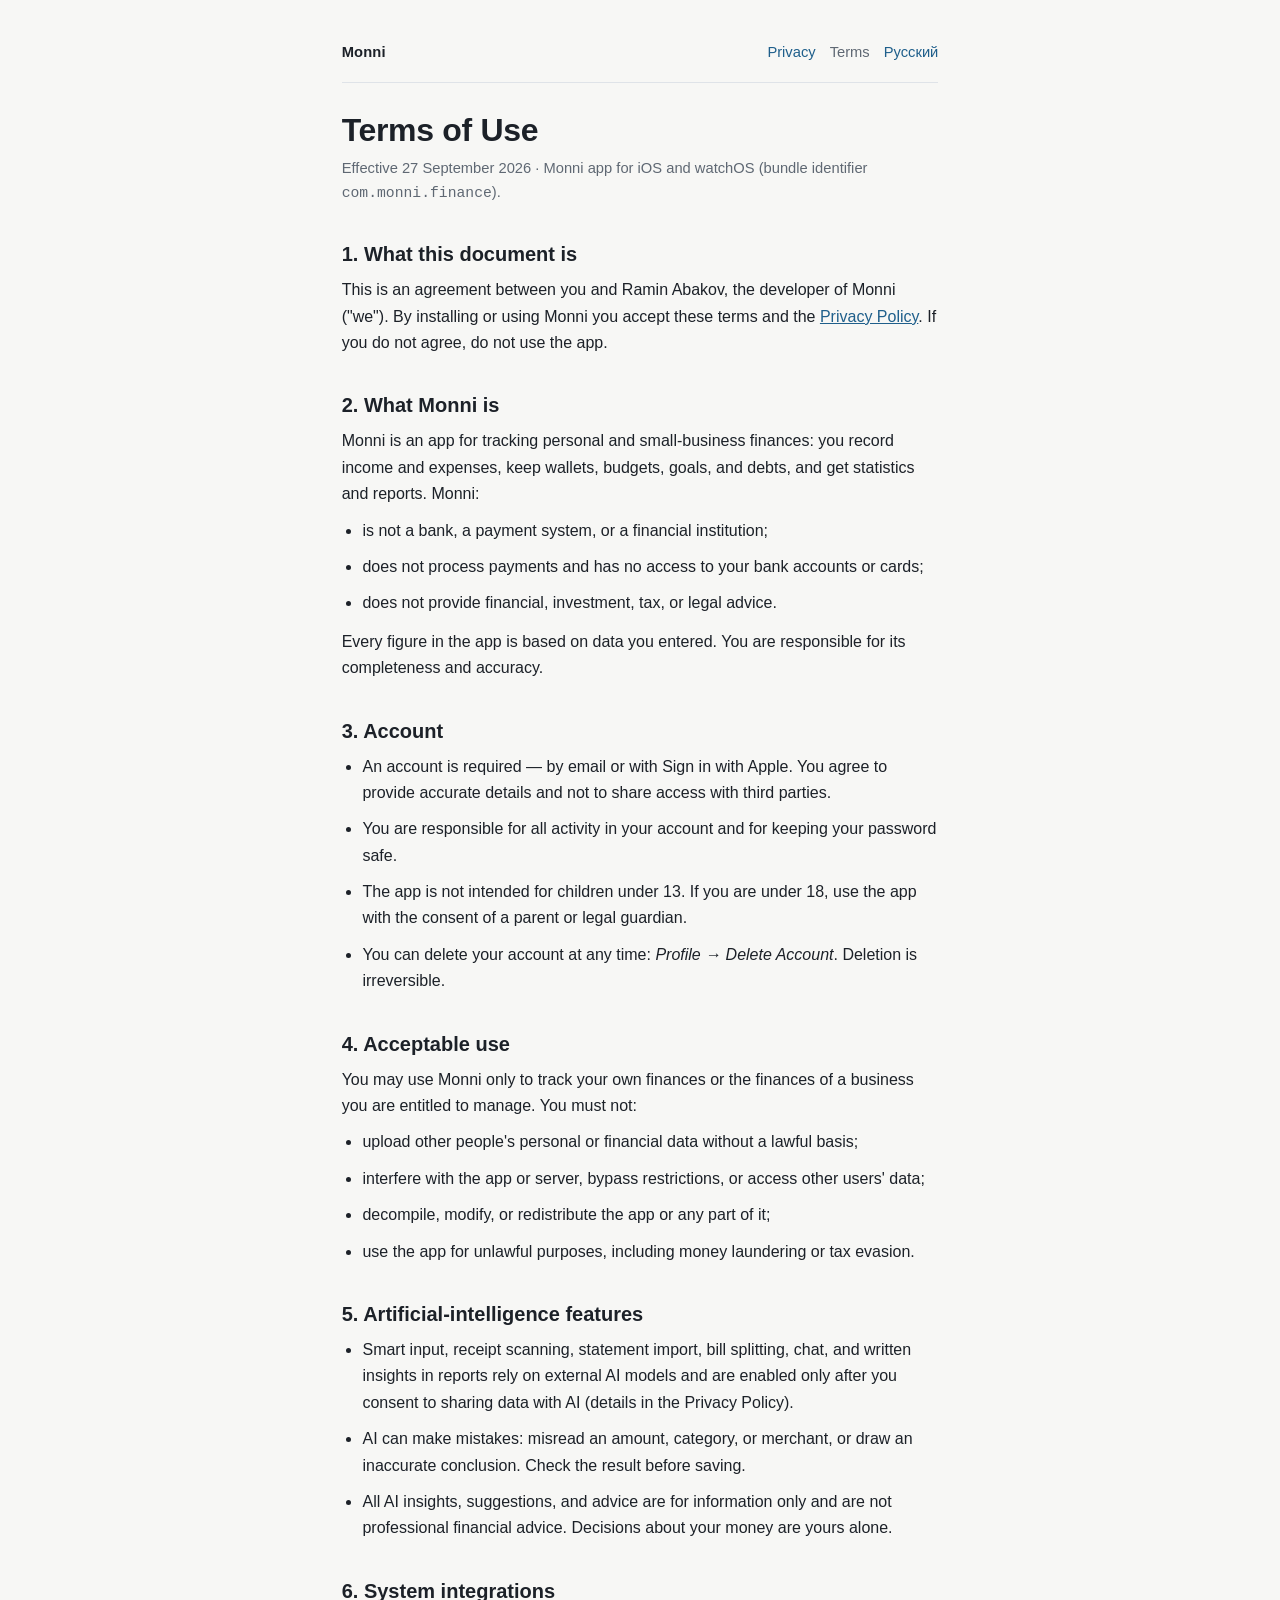
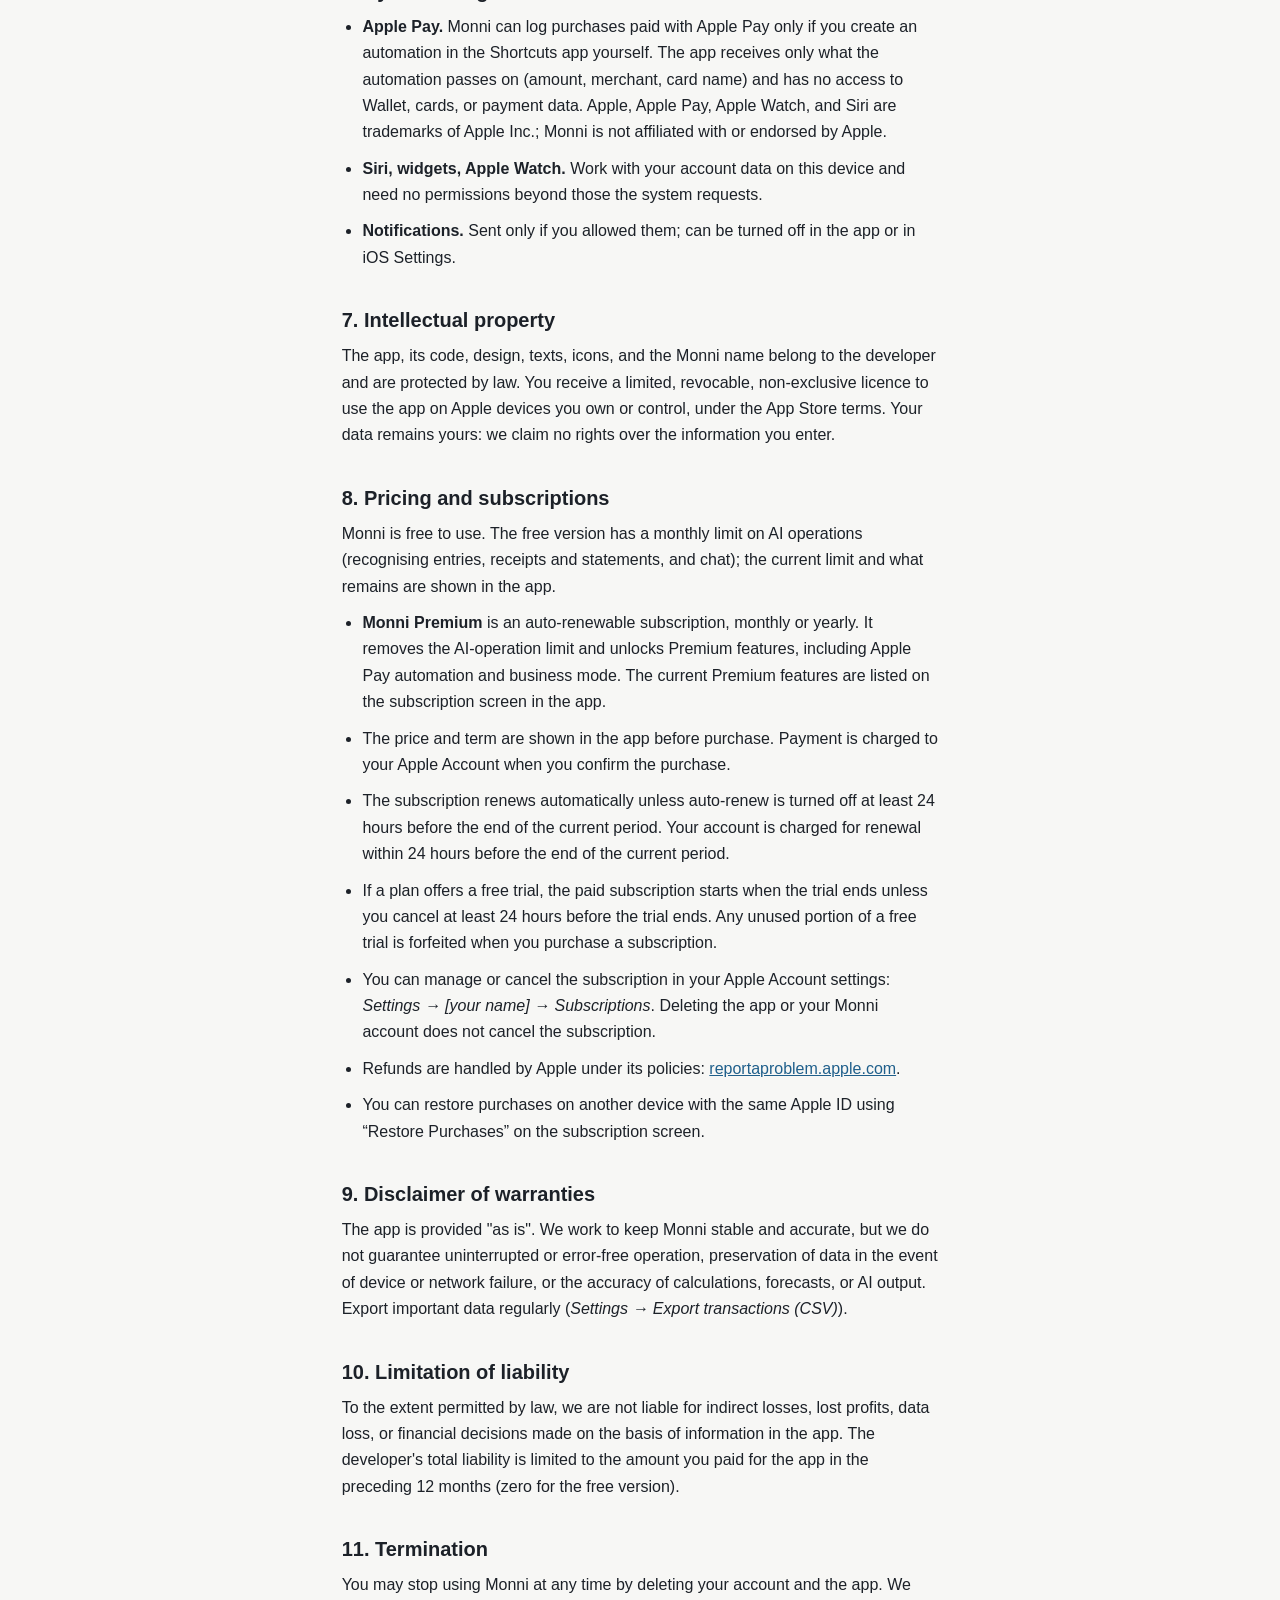
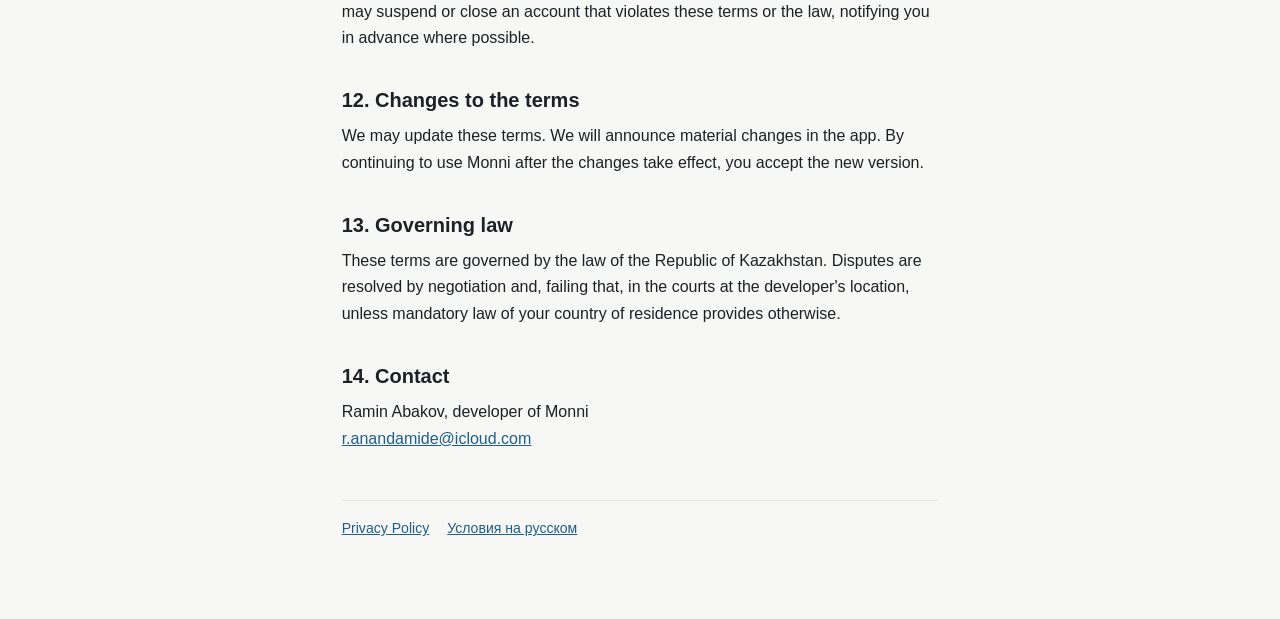
<file: terms/en/index.html>
<!doctype html>
<html lang="en">
<head>
<meta charset="utf-8">
<meta name="viewport" content="width=device-width, initial-scale=1">
<title>Terms of Use — Monni</title>
<link rel="stylesheet" href="../../style.css">
</head>
<body>
<div class="wrap">
  <header class="top">
    <a class="brand" href="../../">Monni</a>
    <nav><a href="../../privacy/en/">Privacy</a><a href="./" aria-current="page">Terms</a><a href="../">Русский</a></nav>
  </header>

  <h1>Terms of Use</h1>
  <p class="effective">Effective 27 September 2026 · Monni app for iOS and watchOS (bundle identifier <code>com.monni.finance</code>).</p>

  <h2>1. What this document is</h2>
  <p>This is an agreement between you and Ramin Abakov, the developer of Monni ("we"). By installing or using Monni you accept these terms and the <a href="../../privacy/en/">Privacy Policy</a>. If you do not agree, do not use the app.</p>

  <h2>2. What Monni is</h2>
  <p>Monni is an app for tracking personal and small-business finances: you record income and expenses, keep wallets, budgets, goals, and debts, and get statistics and reports. Monni:</p>
  <ul>
    <li>is not a bank, a payment system, or a financial institution;</li>
    <li>does not process payments and has no access to your bank accounts or cards;</li>
    <li>does not provide financial, investment, tax, or legal advice.</li>
  </ul>
  <p>Every figure in the app is based on data you entered. You are responsible for its completeness and accuracy.</p>

  <h2>3. Account</h2>
  <ul>
    <li>An account is required — by email or with Sign in with Apple. You agree to provide accurate details and not to share access with third parties.</li>
    <li>You are responsible for all activity in your account and for keeping your password safe.</li>
    <li>The app is not intended for children under 13. If you are under 18, use the app with the consent of a parent or legal guardian.</li>
    <li>You can delete your account at any time: <em>Profile → Delete Account</em>. Deletion is irreversible.</li>
  </ul>

  <h2>4. Acceptable use</h2>
  <p>You may use Monni only to track your own finances or the finances of a business you are entitled to manage. You must not:</p>
  <ul>
    <li>upload other people's personal or financial data without a lawful basis;</li>
    <li>interfere with the app or server, bypass restrictions, or access other users' data;</li>
    <li>decompile, modify, or redistribute the app or any part of it;</li>
    <li>use the app for unlawful purposes, including money laundering or tax evasion.</li>
  </ul>

  <h2>5. Artificial-intelligence features</h2>
  <ul>
    <li>Smart input, receipt scanning, statement import, bill splitting, chat, and written insights in reports rely on external AI models and are enabled only after you consent to sharing data with AI (details in the Privacy Policy).</li>
    <li>AI can make mistakes: misread an amount, category, or merchant, or draw an inaccurate conclusion. Check the result before saving.</li>
    <li>All AI insights, suggestions, and advice are for information only and are not professional financial advice. Decisions about your money are yours alone.</li>
  </ul>

  <h2>6. System integrations</h2>
  <ul>
    <li><strong>Apple Pay.</strong> Monni can log purchases paid with Apple Pay only if you create an automation in the Shortcuts app yourself. The app receives only what the automation passes on (amount, merchant, card name) and has no access to Wallet, cards, or payment data. Apple, Apple Pay, Apple Watch, and Siri are trademarks of Apple Inc.; Monni is not affiliated with or endorsed by Apple.</li>
    <li><strong>Siri, widgets, Apple Watch.</strong> Work with your account data on this device and need no permissions beyond those the system requests.</li>
    <li><strong>Notifications.</strong> Sent only if you allowed them; can be turned off in the app or in iOS Settings.</li>
  </ul>

  <h2>7. Intellectual property</h2>
  <p>The app, its code, design, texts, icons, and the Monni name belong to the developer and are protected by law. You receive a limited, revocable, non-exclusive licence to use the app on Apple devices you own or control, under the App Store terms. Your data remains yours: we claim no rights over the information you enter.</p>

  <h2>8. Pricing and subscriptions</h2>
  <p>Monni is free to use. The free version has a monthly limit on AI operations (recognising entries, receipts and statements, and chat); the current limit and what remains are shown in the app.</p>
  <ul>
    <li><strong>Monni Premium</strong> is an auto-renewable subscription, monthly or yearly. It removes the AI-operation limit and unlocks Premium features, including Apple Pay automation and business mode. The current Premium features are listed on the subscription screen in the app.</li>
    <li>The price and term are shown in the app before purchase. Payment is charged to your Apple Account when you confirm the purchase.</li>
    <li>The subscription renews automatically unless auto-renew is turned off at least 24 hours before the end of the current period. Your account is charged for renewal within 24 hours before the end of the current period.</li>
    <li>If a plan offers a free trial, the paid subscription starts when the trial ends unless you cancel at least 24 hours before the trial ends. Any unused portion of a free trial is forfeited when you purchase a subscription.</li>
    <li>You can manage or cancel the subscription in your Apple Account settings: <em>Settings → [your name] → Subscriptions</em>. Deleting the app or your Monni account does not cancel the subscription.</li>
    <li>Refunds are handled by Apple under its policies: <a href="https://reportaproblem.apple.com">reportaproblem.apple.com</a>.</li>
    <li>You can restore purchases on another device with the same Apple ID using “Restore Purchases” on the subscription screen.</li>
  </ul>

  <h2>9. Disclaimer of warranties</h2>
  <p>The app is provided "as is". We work to keep Monni stable and accurate, but we do not guarantee uninterrupted or error-free operation, preservation of data in the event of device or network failure, or the accuracy of calculations, forecasts, or AI output. Export important data regularly (<em>Settings → Export transactions (CSV)</em>).</p>

  <h2>10. Limitation of liability</h2>
  <p>To the extent permitted by law, we are not liable for indirect losses, lost profits, data loss, or financial decisions made on the basis of information in the app. The developer's total liability is limited to the amount you paid for the app in the preceding 12 months (zero for the free version).</p>

  <h2>11. Termination</h2>
  <p>You may stop using Monni at any time by deleting your account and the app. We may suspend or close an account that violates these terms or the law, notifying you in advance where possible.</p>

  <h2>12. Changes to the terms</h2>
  <p>We may update these terms. We will announce material changes in the app. By continuing to use Monni after the changes take effect, you accept the new version.</p>

  <h2>13. Governing law</h2>
  <p>These terms are governed by the law of the Republic of Kazakhstan. Disputes are resolved by negotiation and, failing that, in the courts at the developer's location, unless mandatory law of your country of residence provides otherwise.</p>

  <h2>14. Contact</h2>
  <p>Ramin Abakov, developer of Monni<br>
  <a href="mailto:r.anandamide@icloud.com">r.anandamide@icloud.com</a></p>

  <footer class="bottom">
    <a href="../../privacy/en/">Privacy Policy</a>
    <a href="../">Условия на русском</a>
  </footer>
</div>
</body>
</html>
</file>
<file: style.css>
:root {
  --bg: #f7f7f5;
  --surface: #ffffff;
  --ink: #1c2128;
  --muted: #5f6873;
  --line: #dfe3e8;
  --accent: #1f5f8b;
  --accent-soft: #e6eef5;
}
@media (prefers-color-scheme: dark) {
  :root {
    --bg: #101418;
    --surface: #171c22;
    --ink: #e7ebef;
    --muted: #9aa5b1;
    --line: #2a323b;
    --accent: #8fbce6;
    --accent-soft: #1c2a38;
  }
}
* { box-sizing: border-box; }
html { -webkit-text-size-adjust: 100%; }
body {
  margin: 0;
  background: var(--bg);
  color: var(--ink);
  font: 16px/1.65 -apple-system, BlinkMacSystemFont, "SF Pro Text", "Segoe UI", Roboto, "Helvetica Neue", Arial, sans-serif;
  -webkit-font-smoothing: antialiased;
}
a { color: var(--accent); }
.wrap { max-width: 72ch; margin: 0 auto; padding: 40px 22px 80px; }
header.top {
  display: flex; justify-content: space-between; align-items: center; gap: 16px;
  padding-bottom: 18px; border-bottom: 1px solid var(--line); margin-bottom: 28px;
  font-size: .92rem; color: var(--muted);
}
header.top .brand { font-weight: 700; color: var(--ink); text-decoration: none; letter-spacing: .01em; }
header.top nav a { margin-left: 14px; text-decoration: none; }
header.top nav a[aria-current] { color: var(--muted); }
h1 { font-size: 2rem; line-height: 1.2; margin: 0 0 6px; letter-spacing: -.01em; }
.effective { color: var(--muted); font-size: .92rem; margin: 0 0 28px; }
h2 { font-size: 1.25rem; margin: 36px 0 10px; line-height: 1.3; }
h3 { font-size: 1.02rem; margin: 22px 0 6px; }
p, li { margin: 0 0 10px; }
ul { padding-left: 1.3em; margin: 0 0 12px; }
table { border-collapse: collapse; width: 100%; margin: 12px 0 18px; font-size: .95rem; }
th, td { text-align: left; vertical-align: top; padding: 8px 10px; border-bottom: 1px solid var(--line); }
th { color: var(--muted); font-weight: 600; font-size: .82rem; letter-spacing: .04em; text-transform: uppercase; }
.table-wrap { overflow-x: auto; }
.callout {
  background: var(--accent-soft); border-left: 3px solid var(--accent);
  padding: 12px 16px; border-radius: 6px; margin: 16px 0;
}
.callout p:last-child { margin-bottom: 0; }
footer.bottom {
  margin-top: 48px; padding-top: 16px; border-top: 1px solid var(--line);
  color: var(--muted); font-size: .88rem;
}
footer.bottom a { margin-right: 14px; }
.toc { padding-left: 1.2em; margin-bottom: 24px; font-size: .95rem; }
.toc li { margin-bottom: 4px; }
.index-list { list-style: none; padding: 0; }
.index-list li {
  background: var(--surface); border: 1px solid var(--line); border-radius: 8px;
  padding: 14px 16px; margin-bottom: 10px;
}
.index-list a { font-weight: 600; text-decoration: none; }
.index-list span { display: block; color: var(--muted); font-size: .9rem; margin-top: 2px; }
</file>
